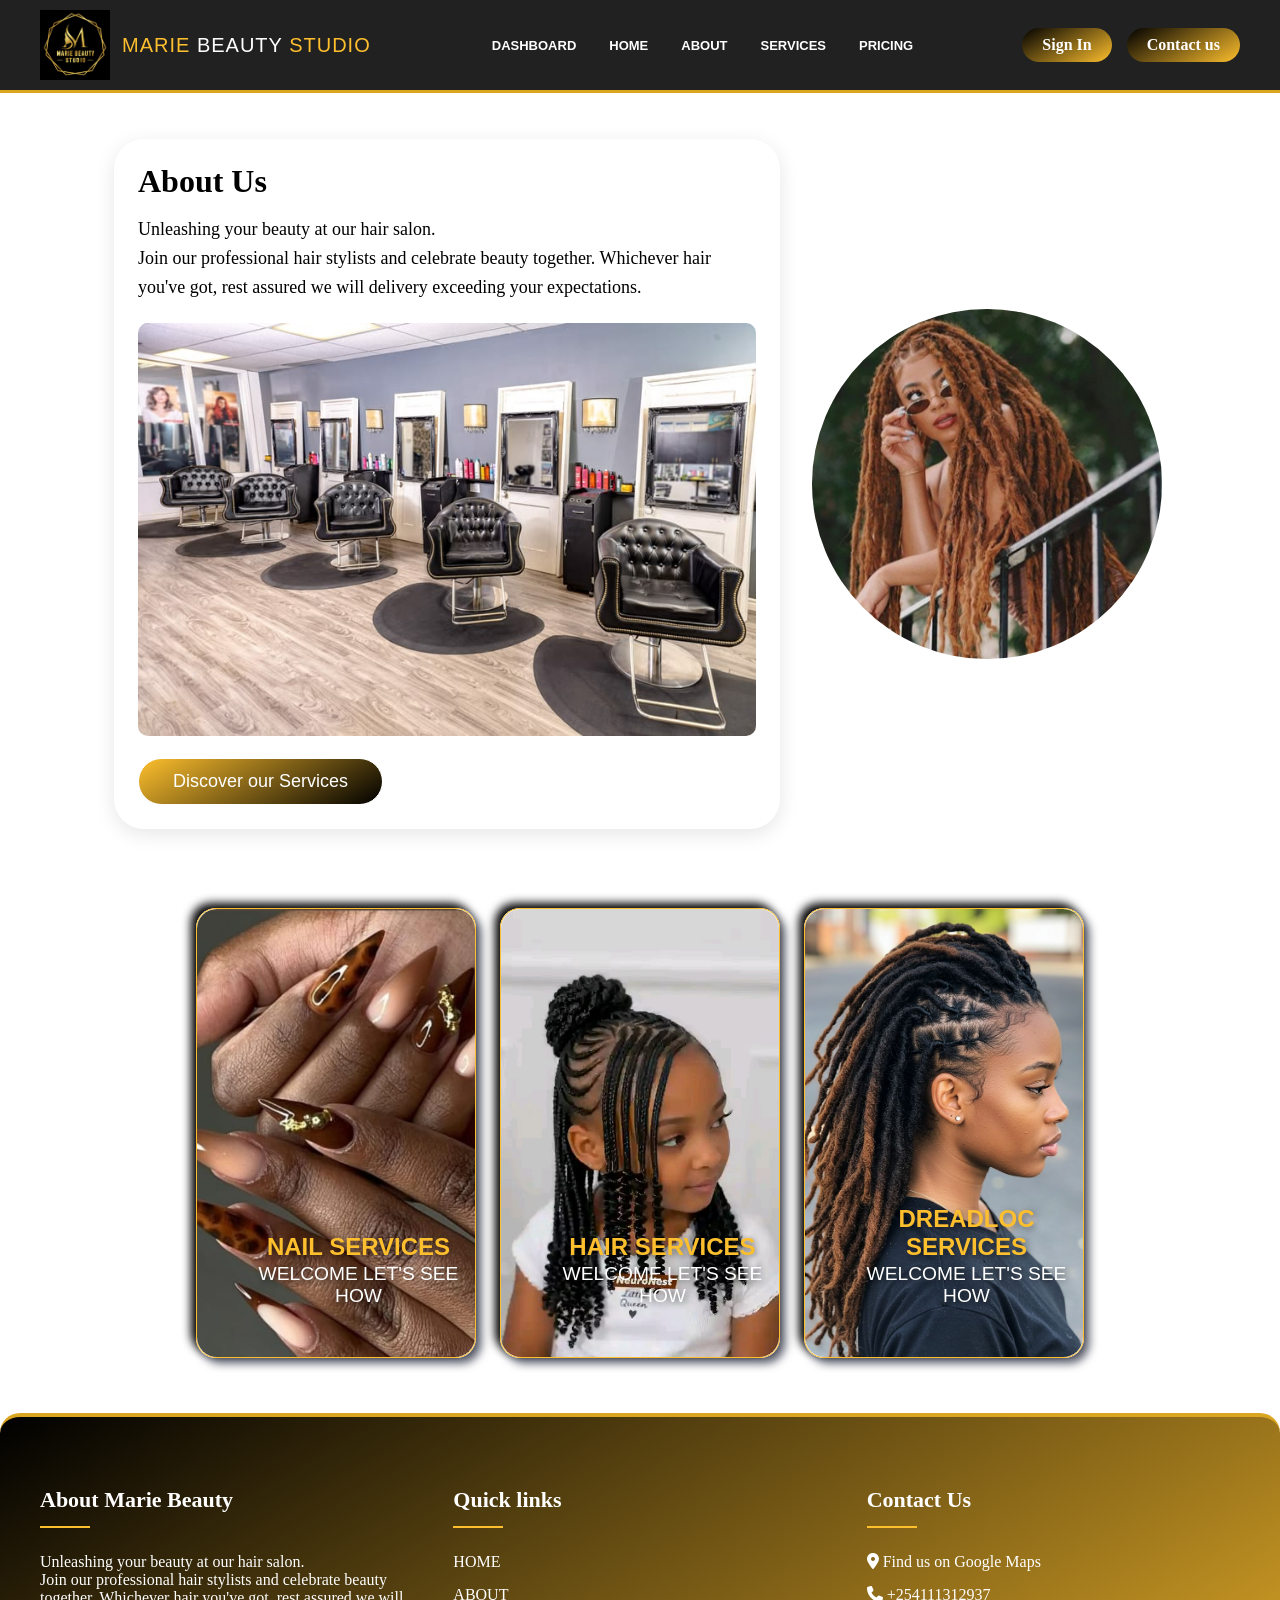
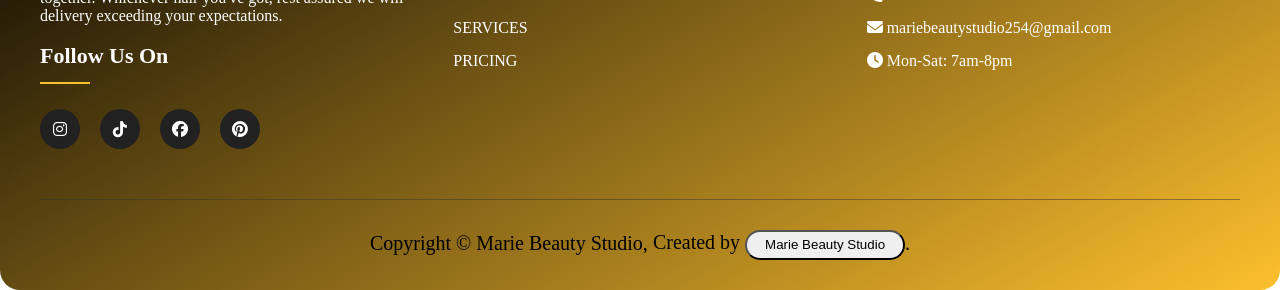
<file: about.html>
<!DOCTYPE html>
<html lang="en">
<head>
    <meta charset="UTF-8">
    <meta http-equiv="X-UA-Compatible" content="IE=edge">
    <meta name="viewport" content="width=device-width, initial-scale=1.0">
    <title>About us</title>
    <link rel="stylesheet" href="https://cdnjs.cloudflare.com/ajax/libs/font-awesome/6.5.2/css/all.min.css">
      <link rel="stylesheet" href="abot.css">
</head>
<body>
   
    <header>
       <aside>
  <div class="contain header-container">
    <a href="#" class="logo">
      <img src="images/44444.jpeg">
      <div class="logo-text">
      MARIE <span>BEAUTY </span>STUDIO
      </div>
      <div class="close" id="close-btn">
        <i></i>
      </div>
    </a>

    <nav>
      <ul>
        <li><a href="dashboard.html">DASHBOARD</a></li>
        <li><a href="home.html">HOME</a></li>
        <li><a href="about.html">ABOUT</a></li>
        <li><a href="services.html">SERVICES</a></li>
        <li><a href="pricing.html">PRICING</a></li>
        
      </ul>

    </nav>
    <div class="nav-buttons">
        <a href="" class="btn btn-secondary"> Sign In</a>
        <a href="" class="btn btn-primary"> Contact us</a>

      </div>
  </div>

  </aside>
</header>

<section class="me">
     <div class="left-column">
        <h2>About Us</h2>

        <p>
        Unleashing your beauty at our hair salon. <br>
        Join our professional hair stylists and celebrate beauty together.
        Whichever hair you've got, rest assured we will delivery
        exceeding your expectations.
        </p>
        <img src="images/seatsseats.jpg" >
        <button class="hero-btn"><a href="services.html">Discover our Services</a></button>

    </div>

    <div class="right-column">
        <img src="images/cropped_1616 (1).jpg">
    </div>

</section>
<section class="flip">
  

     <div class="row">
  <div class="wrapper2">
    <div class="card5">
      <div class="front-page">
        <div class="card-info">
          <h2 class="card-title"> NAIL SERVICES</h2>
          <p class="card-subtitle">WELCOME LET'S SEE HOW</p>

        </div>
      </div>
      <div class="back-page">
        <div class="card-content">
         <h3> MARIE BEAUTY STUDIO </h3>
         <p class="card-description"> Marie Beauty studio is a fantastic place to be and have your hair done</p>
         <button class="card-button"> <a href="services.html"> Explore More </a></button>
                </div>

      </div>
    </div>
  </div>


 <div class="wrapper4">
    <div class="card7">
      <div class="front-page2">
        <div class="card-info2">
          <h2 class="card-title2"> HAIR SERVICES</h2>
          <p class="card-subtitle2">WELCOME LET'S SEE HOW</p>

        </div>
      </div>
      <div class="back-page2">
        <div class="card-content2">
         <h3>MARIE BEAUTY STUDIO </h3>
         <p class="card-description2"> Marie Beauty studio is a fantastic place to be and have your hair done</p>
         <button class="card-button"> <a href="services.html"> Explore More </a></button>
                </div>

      </div>
    </div>
  </div>


 <div class="wrapper3">
    <div class="card6">
      <div class="front-page1">
        <div class="card-info1">
          <h2 class="card-title1"> DREADLOC SERVICES</h2>
          <p class="card-subtitle1">WELCOME LET'S SEE HOW</p>

        </div>
      </div>
      <div class="back-page1">
        <div class="card-content1">
         <h3> MARIE BEAUTY STUDIO </h3>
         <p class="card-description1"> Marie Beauty studio is a fantastic place to be and have your hair done</p>
         <button class="card-button"> <a href="services.html"> Explore More </a></button>
                </div>

      </div>
    </div>
  </div>
</div>

</section>


<footer>
  <div class="lastlast">
    <div class="footer-content">
      <div class="footer-column">
        <h3> About Marie Beauty</h3>
        <p> Unleashing your beauty at our hair salon. <br>
        Join our professional hair stylists and celebrate beauty together.
        Whichever hair you've got, rest assured we will delivery
        exceeding your expectations.</p><br>
        <h3>Follow Us On</h3>
        <div class="social-links">
          <a href="https://www.instagram.com/mariebeautystudios254" target="_blank"> <i class="fab fa-instagram"></i></a>
          <a href="https://www.facebook.com/Marie Beauty Studio" target="_blank"> <i class="fab fa-tiktok"></i></a>
          <a href="https://www.facebook.com/profile.php?id=100092289681241" target="_blank"> <i class="fab fa-facebook"></i></a>
          <a href="https://www.facebook.com/Marie Beauty Studio" target="_blank"> <i class="fab fa-pinterest"></i></a>
          </div>
        
      </div>
<div class="footer-column">
  <h3>Quick links</h3>
   <ul class="footer-links">
    <li><a href="home.html">HOME</a></li>
    <li><a href="about.html">ABOUT</a></li>
    <li><a href="services.html">SERVICES</a></li>
    <li><a href="pricing.html">PRICING</a></li>
   </ul>
</div>
<div class="footer-column">
  <h3>Contact Us</h3>

  <ul class="footer-links">
  <div class="location"><li><a href="https://www.google.com/maps/search/?api=1&query=Marie+Beauty+Studio"
       target="_blank"
       rel="noopener noreferrer"><i class="fas fa-map-marker-alt"></i> <span>Find us on Google Maps</span></a></div></li>
  <li><a href=""><i class="fas fa-phone"> </i> <span>+254111312937 </span></a></li>
  <li><a href=""><i class="fas fa-envelope"></i><span> mariebeautystudio254@gmail.com </span></a></li>
  <li><a href=""><i class="fas fa-clock"></i> <span>Mon-Sat: 7am-8pm </span></a></li>
  </ul>
</div>


    </div>
    <div class="copyright">
       Copyright  &copy; Marie Beauty Studio, <span>Created by <button>Marie Beauty Studio </button></span>.
    </div>
  </div>
</footer>
</body>
</html>
</file>
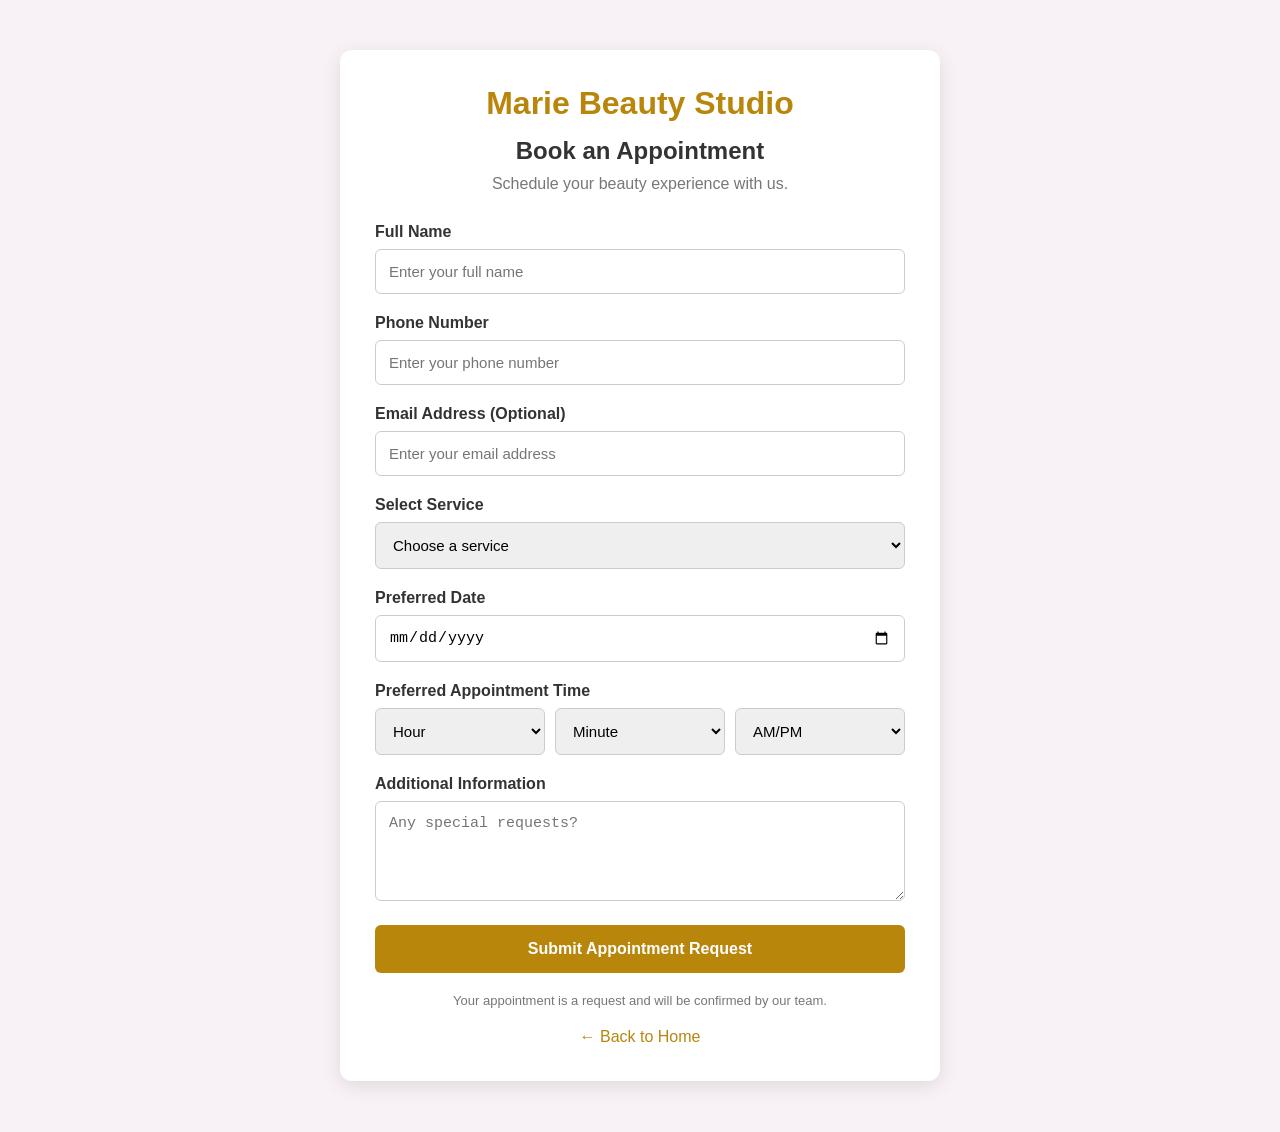
<file: appointment.html>
<!DOCTYPE html>
<html lang="en">
<head>
    <meta charset="UTF-8">
    <meta name="viewport" content="width=device-width, initial-scale=1.0">
    <title>Book an Appointment | Marie Beauty Studio</title>
    <link rel="stylesheet" href="appoin.css">
</head>

<body>

    <div class="booking-container">

        <div class="booking-header">
            <h1>Marie Beauty Studio</h1>
            <h2>Book an Appointment</h2>
            <p>Schedule your beauty experience with us.</p>
        </div>

        <form id="appointmentForm">

            <div class="form-group">
                <label for="name">Full Name</label>
                <input type="text" id="name" name="name"
                       placeholder="Enter your full name" required>
            </div>

            <div class="form-group">
                <label for="phone">Phone Number</label>
                <input type="tel" id="phone" name="phone"
                       placeholder="Enter your phone number" required>
            </div>

            <div class="form-group">
                <label for="email">Email Address (Optional)</label>
                <input type="email" id="email" name="email"
                       placeholder="Enter your email address">
            </div>

            <div class="form-group">
                <label for="service">Select Service</label>
                <select id="service" name="service" required>
                    <option value="">Choose a service</option>
                    <option value="Hair Styling">Hair Styling</option>
                    <option value="Hair Coloring">Hair Coloring</option>
                    <option value="Manicure">Manicure</option>
                    <option value="Pedicure">Pedicure</option>
                    <option value="Facial Treatment">Facial Treatment</option>
                    <option value="Makeup">Makeup</option>
                    <option value="Nail Art">Nail Art</option>
                    <option value="DREADLOCS">Dreadlocs services</option>
                    <option value="Other">Other</option>
                </select>
            </div>

            <div class="form-group">
                <label for="date">Preferred Date</label>
                <input type="date" id="date" name="date" required>
            </div>

           <div class="form-group">
    <label>Preferred Appointment Time</label>

    <div class="time-selection">
        <select id="hour" required>
            <option value="">Hour</option>
            <option>08</option>
            <option>09</option>
            <option>10</option>
            <option>11</option>
            <option>12</option>
            <option>01</option>
            <option>02</option>
            <option>03</option>
            <option>04</option>
            <option>05</option>
            <option>06</option>
            <option>07</option>
        </select>

        <select id="minute" required>
            <option value="">Minute</option>
            <option value="00">00</option>
            <option value="15">15</option>
            <option value="30">30</option>
            <option value="45">45</option>
        </select>

        <select id="ampm" required>
            <option value="">AM/PM</option>
            <option value="AM">AM</option>
            <option value="PM">PM</option>
        </select>
    </div>
</div>

            <div class="form-group">
                <label for="message">Additional Information</label>
                <textarea id="message" name="message"
                          placeholder="Any special requests?"></textarea>
            </div>

            <button type="submit">Submit Appointment Request</button>

        </form>

        <p class="note">
            Your appointment is a request and will be confirmed by our team.
        </p>

        <a href="index.html" class="back-link">← Back to Home</a>

    </div>

    <script src="appointment.js"></script>

</body>
</html>
</file>
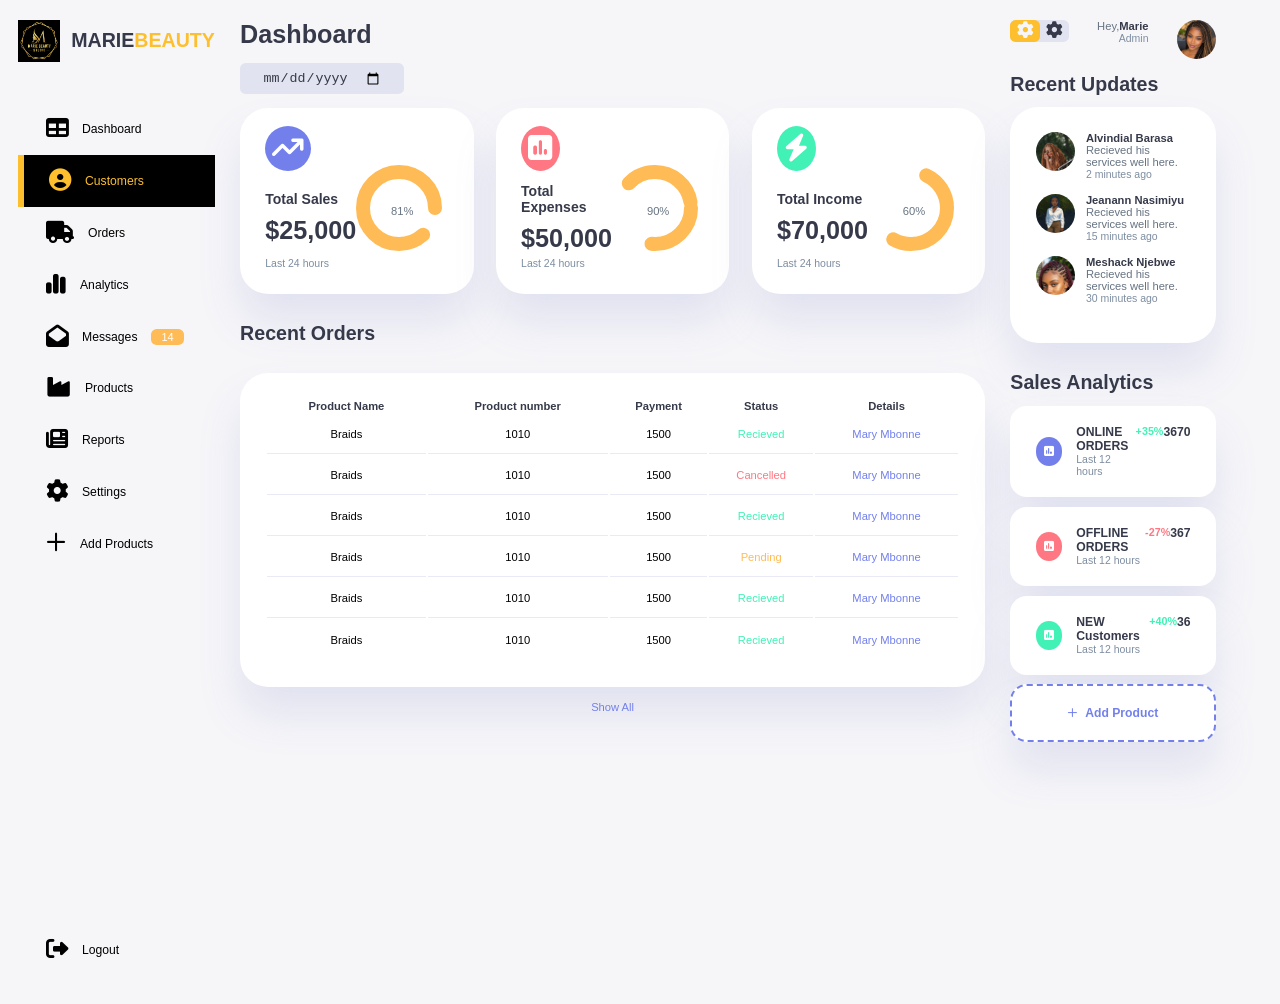
<file: dashboard.html>
<!DOCTYPE html>
<html lang="en">
<head>
    <meta charset="UTF-8">
    <meta http-equiv="X-UA-Compatible" content="IE=edge">
    <meta name="viewport" content="width=device-width, initial-scale=1.0">
    <title>DASHBOARD</title>
     <link rel="stylesheet" href="https://cdnjs.cloudflare.com/ajax/libs/font-awesome/6.5.2/css/all.min.css">
    <link rel="stylesheet" href="dash.css">
</head>
<body>
<div class="container">
    <aside>
        <div class="top">
          <div class="logo">
            <img src="images/44444.jpeg"> <br>
            <h2>MARIE<span>BEAUTY</span></h2>
          </div>
          <div class="close" id="close-btn">
            <i class="fa-solid fa-xmark"></i>
          </div>
        </div>
        <div class="sidebar">
            <a href="#"><span><i class="fa fa-table"></i></span>
                <h3>Dashboard</h3>
            </a>
              <a href="#" class="active"><span><i class="fa fa-circle-user"></i></span>
                <h3>Customers</h3> 
            </a>
             <a href="#"><span><i class="fa-solid fa-truck"></i></i></span>
                <h3>Orders</h3>
            </a>
              <a href="#"><span><i class="fa-solid fa-chart-simple"></i></span>
                <h3>Analytics</h3>
            </a>
             <a href="#"><span><i class="fa fa-envelope-open"></i></span>
                <h3>Messages</h3>
                <span class="messages-count">14</span>
            </a>
             <a href="#"><span><i class="fa fa-industry"></i></span>
                <h3>Products</h3>
            </a>
             <a href="#"><span><i class="fa fa-newspaper"></i></span>
                <h3>Reports</h3>
            </a>
            <a href="#"> <span><i class="fa-solid fa-gear"></i></span>
                <h3>Settings</h3>
            </a>
             <a href="#"><span><i class="fa-regular fa-plus"></i></span>
                <h3>Add Products</h3>
            </a>
            
           <a href="#"> <span><i class="fa-solid fa-right-from-bracket"></i></span> 
                <h3>Logout</h3>
            </a>
        </div>
    </aside>




    <main>
        <h1>Dashboard</h1>
        <div class="date">
            <input type="date">
        </div>
        <div class="insights">
            <div class="sales">
                <span><i class="fa fa-arrow-trend-up"></i></span>
                <div class="middle">
                    <div class="left">
                       <h3>Total Sales</h3>
                       <h1>$25,000</h1>
                    </div>
                    <div class="progress">
                        <svg>
                            <circle cx="38" cy="38" r="36"></circle>
                        </svg>
                        <div class="number">
                            <p>81%</p>
                        </div>
                    </div>
                </div>
                <small class="text-muted">Last 24 hours</small>
            </div>

            <div class="expenses">
                <span><i class="fa fa-square-poll-vertical"></i></span>
                <div class="middle">
                    <div class="left">
                       <h3>Total Expenses</h3>
                       <h1>$50,000</h1>
                    </div>
                    <div class="progress">
                        <svg>
                            <circle cx="38" cy="38" r="36"></circle>
                        </svg>
                        <div class="number">
                            <p>90%</p>
                        </div>
                    </div>
                </div>
                <small class="text-muted">Last 24 hours</small>
            </div>

               <div class="income">
                <span><i class="fa fa-bolt"></i></span>
                <div class="middle">
                    <div class="left">
                       <h3>Total Income</h3>
                       <h1>$70,000</h1>
                    </div>
                    <div class="progress">
                        <svg>
                            <circle cx="38" cy="38" r="36"></circle>
                        </svg>
                        <div class="number">
                            <p>60%</p>
                        </div>
                    </div>
                </div>
                <small class="text-muted">Last 24 hours</small>
            </div>
            
        </div>

<div class="recent-orders">
    <h2>Recent Orders</h2>
    <table>
        <thead>
            <tr>
                <th>Product Name</th>
                 <th>Product number</th>
                  <th>Payment</th>
                   <th>Status</th>
                   <th>Details</th>
            </tr>
        </thead>
        <tbody>
            <tr>
                <td>Braids</td>
                <td>1010</td>
                <td>1500</td>
                    <td class="success">Recieved</td>
                    <td class="primary">Mary Mbonne</td>
            </tr>
             <tr>
                <td>Braids</td>
                <td>1010</td>
                <td>1500</td>
                    <td class="danger">Cancelled</td>
                    <td class="primary">Mary Mbonne</td>
            </tr>
             <tr>
                <td>Braids</td>
                <td>1010</td>
                <td>1500</td>
                    <td class="success">Recieved</td>
                    <td class="primary">Mary Mbonne</td>
            </tr>
             <tr>
                <td>Braids</td>
                <td>1010</td>
                <td>1500</td>
                    <td class="warning">Pending</td>
                    <td class="primary">Mary Mbonne</td>
            </tr>
             <tr>
                <td>Braids</td>
                <td>1010</td>
                <td>1500</td>
                    <td class="success">Recieved</td>
                    <td class="primary">Mary Mbonne</td>
            </tr>
             <tr>
                <td>Braids</td>
                <td>1010</td>
                <td>1500</td>
                    <td class="success">Recieved</td>
                    <td class="primary">Mary Mbonne</td>
            </tr>

        </tbody>
    </table>
    <a href="#">Show All</a>
</div>
    
    </main>

    <div class="right">
        <div class="top">
            <button id="menu-btn">
            <span><i class="fa fa-menu"></i></span>
            </button>
            <div class="theme-toggler">
                <span class="active"><i class="fa-solid fa-gear"></i></span>
                <span><i class="fa-solid fa-gear"></i></span>
                        </div>
                        <div class="profile">
                            <div class="info">
                                <p>Hey,<b>Marie</b></p>
                                <small class="text-muted">Admin</small>
                            </div>
                            <div class="profile-photo">
                                <img src="images/Protective Style Braids For Women.jpg">
                            </div>
                        </div>

        </div>

        <div class="recent-updates">
            <h2>Recent Updates</h2>
            <div class="updates">
                <div class="update">
                    <div class="profile-photo">
                        <img src="images/1616.jpg">
                    </div>
                    <div class="message">
                        <p><b>Alvindial Barasa</b><br> Recieved his services well here.</p>
                        <small class="text-muted">2 minutes ago</small>
                    </div>
                </div>
            <div class="update">
                    <div class="profile-photo">
                        <img src="images/3333.jpeg">
                    </div>
                    <div class="message">
                        <p><b>Jeanann Nasimiyu</b> <br>Recieved his services well here.</p>
                        <small class="text-muted">15 minutes ago</small>
                    </div>
                </div>
            
            <div class="update">
                    <div class="profile-photo">
                        <img src="images/10 Hottest Braided Hairstyles for Black Women in….jpg">
                    </div>
                    <div class="message">
                        <p><b>Meshack Njebwe</b> <br> Recieved his services well here.</p>
                        <small class="text-muted">30 minutes ago</small>
                    </div>
                </div>
                </div>
                </div>

                <div class="sales-analytics">
                    <h2>Sales Analytics</h2>
                    <div class="item online">
                        <div class="icon">
                            <span><i class="fa fa-square-poll-vertical"></i></span>
                        </div>
                        <div class="right">
                            <div class="info">
                                <h3>ONLINE ORDERS</h3>
                                <small class="text-muted">Last 12 hours</small>
                            </div>
                            <h5 class="success">+35%</h5>
                            <h3>3670</h3>
                        </div>
                    </div>
                     <div class="item offline">
                        <div class="icon">
                            <span><i class="fa fa-square-poll-vertical"></i></span>
                        </div>
                        <div class="right">
                            <div class="info">
                                <h3>OFFLINE ORDERS</h3>
                                <small class="text-muted">Last 12 hours</small>
                            </div>
                            <h5 class="danger">-27%</h5>
                            <h3>367</h3>
                        </div>
                    </div>
                     <div class="item customers">
                        <div class="icon">
                            <span><i class="fa fa-square-poll-vertical"></i></span>
                        </div>
                        <div class="right">
                            <div class="info">
                                <h3>NEW Customers</h3>
                                <small class="text-muted">Last 12 hours</small>
                            </div>
                            <h5 class="success">+40%</h5>
                            <h3>36</h3>
                        </div>
                    </div>
                     <div class="item add-products">
                        <div>
                            <span><i class="fa-regular fa-plus"></i></span>
                            <h3>Add Product</h3>
                        </div>
                        
                    </div>
                </div>
            </div>
            
            </div>






        </div>
    </div>
</div>

</body>
</html>
</file>
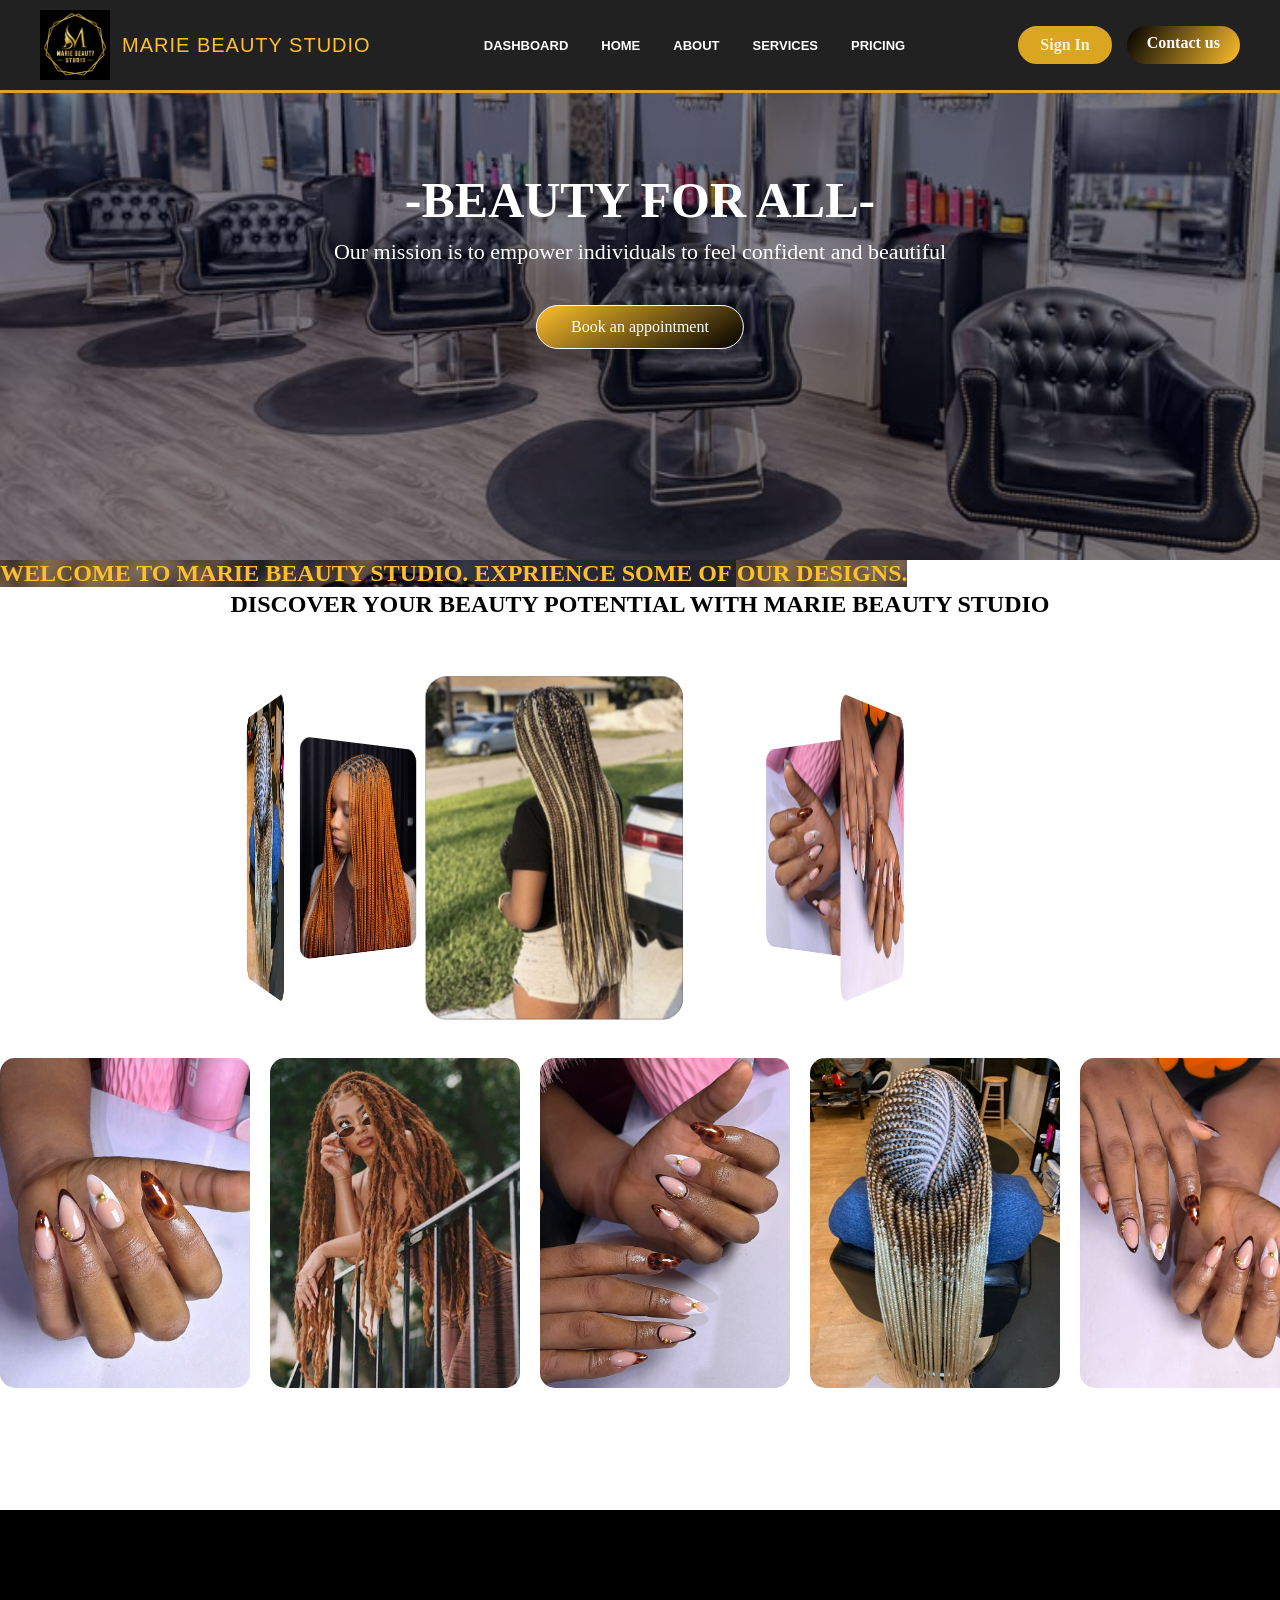
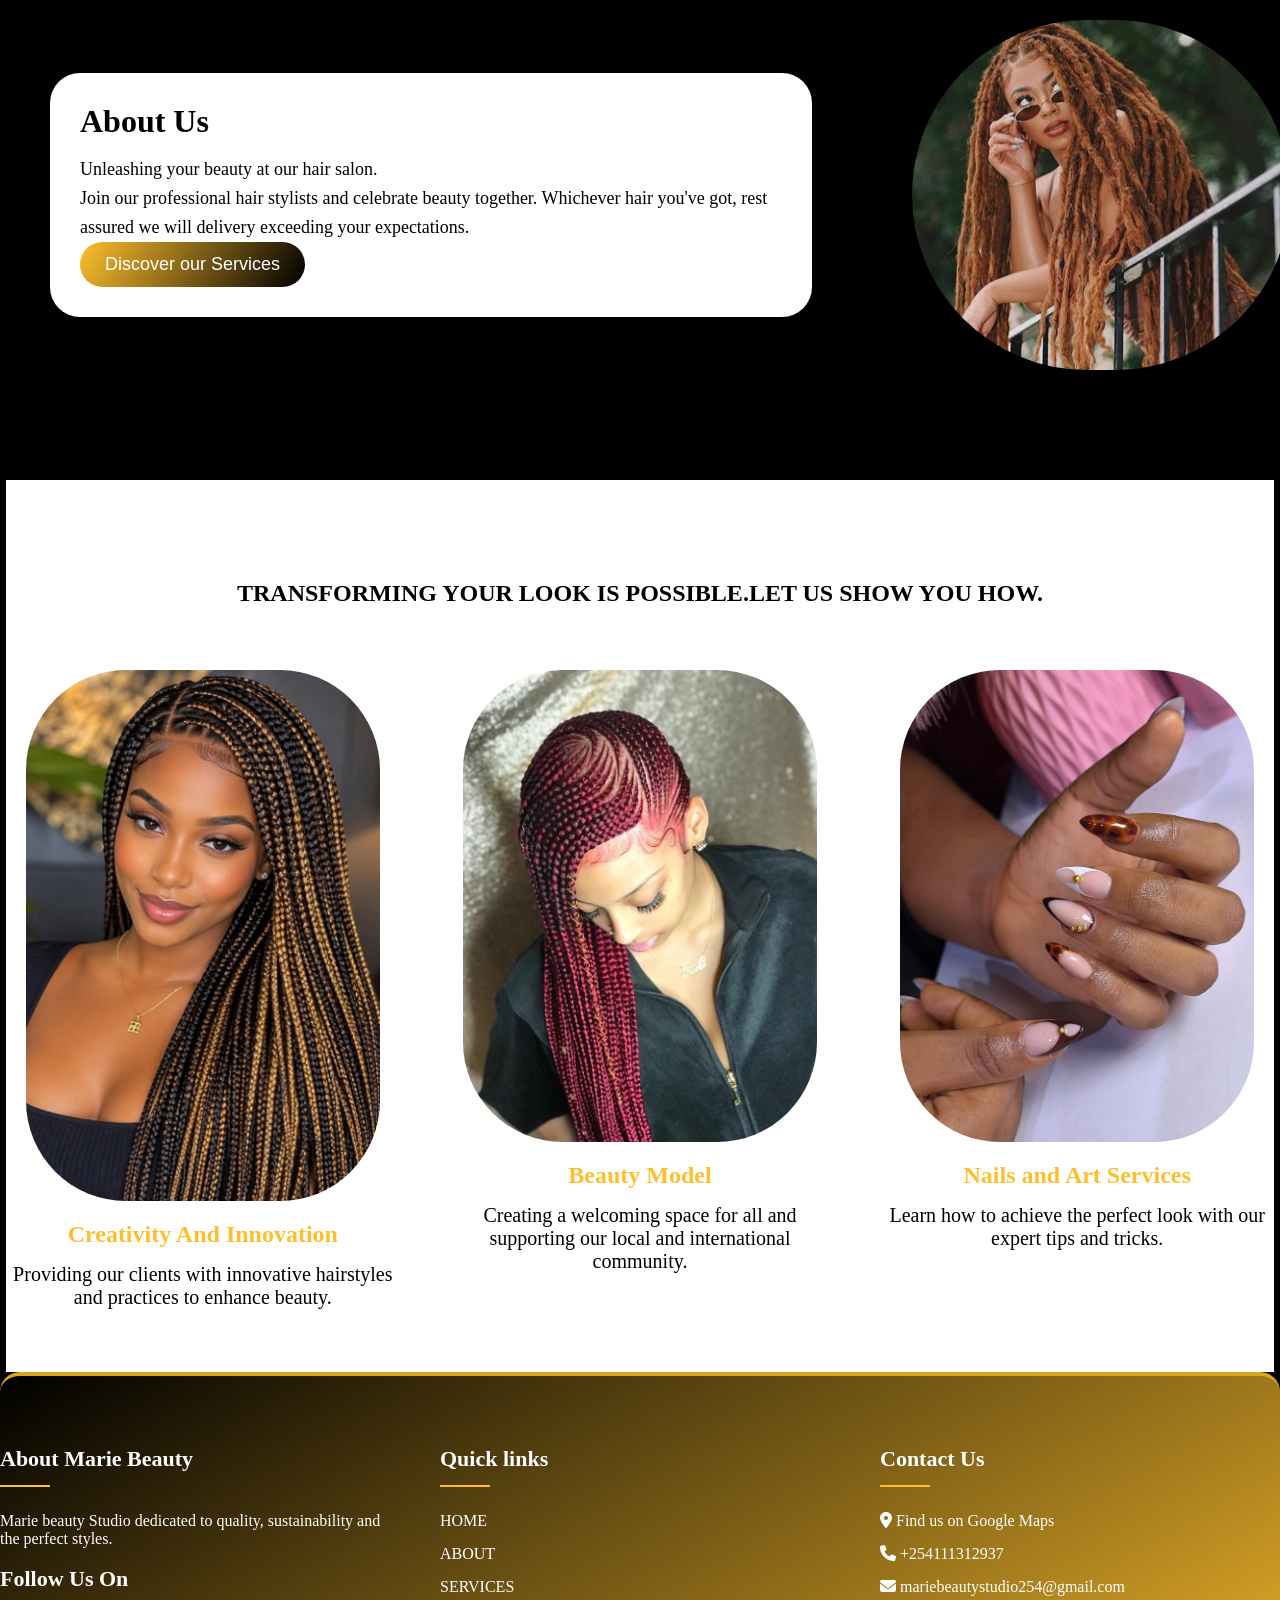
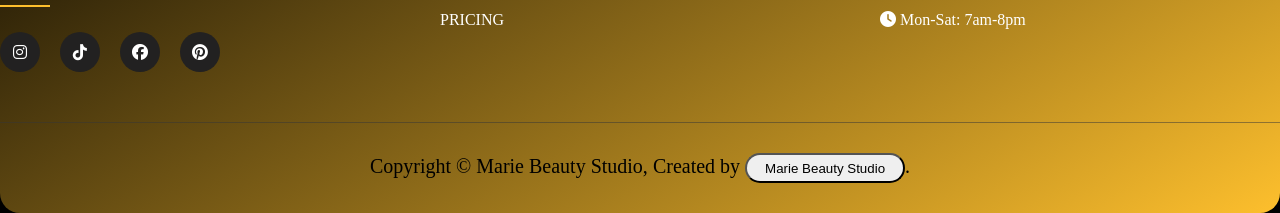
<file: home.html>
<!DOCTYPE html>
<html lang="en">
<head>
    <meta charset="UTF-8">
    <meta http-equiv="X-UA-Compatible" content="IE=edge">
    <meta name="viewport" content="width=device-width, initial-scale=1.0">
    <title>BEAUTY SHOP</title>
    <link rel="stylesheet" href="https://cdnjs.cloudflare.com/ajax/libs/font-awesome/6.5.2/css/all.min.css">
      <link rel="stylesheet" href="hom.css">
</head>
<body>
    
    <div class="had">
        <p>Free delivery for all orders  above ksh 7000.Within Nairobi.</p>
    </div>
    
    <div class="contact">
        <div class="socials">
            <ul>
            <li><a href="https://www.facebook.com/Marie Beauty Studio" target="_blank"> <i class="fab fa-facebook"></i>Facebook</a></li>
            <li><a href="https://www.instagram.com/@mariebeautystudio254" target="_blank"> <i class="fab fa-instagram"></i>Instagram </a></li>
            <li><a href="https://www.tiktok.com/@mariebeautystudio254" target="_blank"> <i class="fab fa-tiktok"></i>TikTok</a></li>
             </ul>
        </div>
       
        <div class="about">
            
                <ul>
                    <li class="ab"><a  href="about.html">About </a></li>
                    <li class="ab"><a href="services.html">Blog </a></li>
                    <li class="ab"><a href="">Help </a></li>
                </ul>
            
        </div>
         </div>

     <header>
  <div class="contain header-container">
    <a href="#" class="logo">
      <img src="images/44444.jpeg">
      <div class="logo-text">
      MARIE <span>BEAUTY STUDIO</span>
      </div>
    </a>
    <nav>
      <ul>
        <li><a href="dashboard.html">DASHBOARD</a></li>
        <li><a href="home.html">HOME</a></li>
        <li><a href="about.html">ABOUT</a></li>
        <li><a href="services.html">SERVICES</a></li>
        <li><a href="pricing.html">PRICING</a></li>
      </ul>

    </nav>
    <div class="nav-buttons">
        <a href="" class="btn btn-secondary"> Sign In</a>
        <a href="" class="btn btn-primary"> Contact us</a>

      </div>
  </div>

  
</header>
    <section  class="head">
        <div class="text-box">

              <h1>-BEAUTY FOR ALL-</h1>
           
        <p>Our mission is to empower individuals to feel confident and beautiful </p>
        <a href="appointment.html" class="hero-btn">Book an appointment</a>
        </div>
        
    </section>
    <!--------hey-------->
    <section class="hey">
    <h1 >WELCOME TO MARIE BEAUTY STUDIO. EXPRIENCE SOME OF OUR DESIGNS. <br>
    </h1>
    <h2>DISCOVER YOUR BEAUTY POTENTIAL WITH MARIE BEAUTY STUDIO</h2>
     <div class="scene">

        <div class="carousel">

            <div class="image-card">
                <img src="images/707070.jpg">
            </div>

            <div class="image-card">
                <img src="images/update 1.jpeg">
            </div>

            <div class="image-card">
                <img src="images/update 2.jpeg">
            </div>

            <div class="image-card">
                <img src="images/5555.jpg">
            </div>

            <div class="image-card">
                <img src="images/6666.jpg">
            </div>

            <div class="image-card">
                <img src="images/9999.jpg">
            </div>
            <div class="image-card">
                <img src="images/8888.jpg">
            </div>

            

        </div>

    </div>

    
     <div class="slider">
        <div class="slider-track">

            <img src="images/update 4.jpeg" alt="Picture 1">
            <img src="images/1616.jpg" alt="Picture 2">
            <img src="images/update 3.jpeg " alt="Picture 3">
            <img src="images/9999.jpg" alt="Picture 4">
            <img src="images/update 1.jpeg" alt="Picture 5">
            <img src="images/5555.jpg" alt="Picture 6">
            <img src="images/6666.jpg" alt="Picture 7">
            

            <!-- Duplicate images for continuous movement -->
             <img src="images/update 4.jpeg" alt="Picture 1">
            <img src="images/1616.jpg" alt="Picture 2">
            <img src="images/update 3.jpeg" alt="Picture 3">
            <img src="images/9999.jpg" alt="Picture 4">
            <img src="images/update 1.jpeg" alt="Picture 5">
            <img src="images/5555.jpg" alt="Picture 6">
            <img src="images/6666.jpg" alt="Picture 7">
           

        </div>
    </div>

     </section>
     <section class="us">
        <div class="left-column">
        <h2>About Us</h2>

        <p>
        Unleashing your beauty at our hair salon. <br>
        Join our professional hair stylists and celebrate beauty together.
        Whichever hair you've got, rest assured we will delivery
        exceeding your expectations.
        </p>

        <button class="hero-btn"><a href="services.html">Discover our Services</a></button>
    </div>

    <div class="right-column">
        <img src="images/cropped_1616 (1).jpg">
    </div>

     </section>


<!---------facilities----->
<section class="facilities">
    <h1>TRANSFORMING YOUR LOOK IS POSSIBLE.LET US SHOW YOU HOW.</h1>

    <div class="row">
        <div class="facilities-col">
            <img src="images/Protective Style Braids For Women.jpg">
            <h2>Creativity And Innovation</h2>
            <p>Providing our clients with innovative hairstyles and practices to enhance beauty.</p>
        </div>
        <div class="facilities-col">
            <img src="images/873205815236700240.jpg">
            <h2>Beauty Model</h2>
            <p>Creating a welcoming space for all and supporting our local and international community.</p>
        </div>
        <div class="facilities-col">
            <img src="images/update 2.jpeg">
            <h2>Nails and Art Services </h2>
            <p>Learn how to achieve the perfect look with our expert tips and tricks.</p>
        </div>

    </div>

</section>

<footer>
  <div class="lastlast">
    <div class="footer-content">
      <div class="footer-column">
        <h3> About Marie Beauty</h3>
        <p>Marie beauty Studio dedicated to quality, sustainability and the perfect styles.</p><br>
        <h3>Follow Us On</h3>
        <div class="social-links">
          <a href="https://www.instagram.com/mariebeautystudios254" target="_blank"> <i class="fab fa-instagram"></i></a>
          <a href="https://www.facebook.com/Marie Beauty Studio" target="_blank"> <i class="fab fa-tiktok"></i></a>
          <a href="https://www.facebook.com/profile.php?id=100092289681241" target="_blank"> <i class="fab fa-facebook"></i></a>
          <a href="https://www.facebook.com/Marie Beauty Studio" target="_blank"> <i class="fab fa-pinterest"></i></a>
          </div>
        
      </div>
<div class="footer-column">
  <h3>Quick links</h3>
   <ul class="footer-links">
    <li><a href="home.html">HOME</a></li>
    <li><a href="about.html">ABOUT</a></li>
    <li><a href="services.html">SERVICES</a></li>
    <li><a href="pricing.html">PRICING</a></li>
   </ul>
</div>
<div class="footer-column">
  <h3>Contact Us</h3>

  <ul class="footer-links">
  <div class="location"><li><a href="https://www.google.com/maps/search/?api=1&query=Marie+Beauty+Studio"
       target="_blank"
       rel="noopener noreferrer"><i class="fas fa-map-marker-alt"></i> <span>Find us on Google Maps</span></a></div></li>
  <li><a href=""><i class="fas fa-phone"> </i> <span>+254111312937 </span></a></li>
  <li><a href=""><i class="fas fa-envelope"></i><span> mariebeautystudio254@gmail.com </span></a></li>
  <li><a href=""><i class="fas fa-clock"></i> <span>Mon-Sat: 7am-8pm </span></a></li>
  </ul>
</div>


    </div>
    <div class="copyright">
       Copyright  &copy; Marie Beauty Studio, <span>Created by <button>Marie Beauty Studio </button></span>.
    </div>
  </div>
</footer>










   
     <script>
        const carousel = document.querySelector(".carousel");

let rotation = 5;

function rotateCarousel(direction) {
    rotation += direction * 60;
    carousel.style.transform = `rotateY(${rotation}deg)`;
}

setInterval(() => {
    rotateCarousel(1);
}, 3000);

     </script>





</body>
</html>
</file>
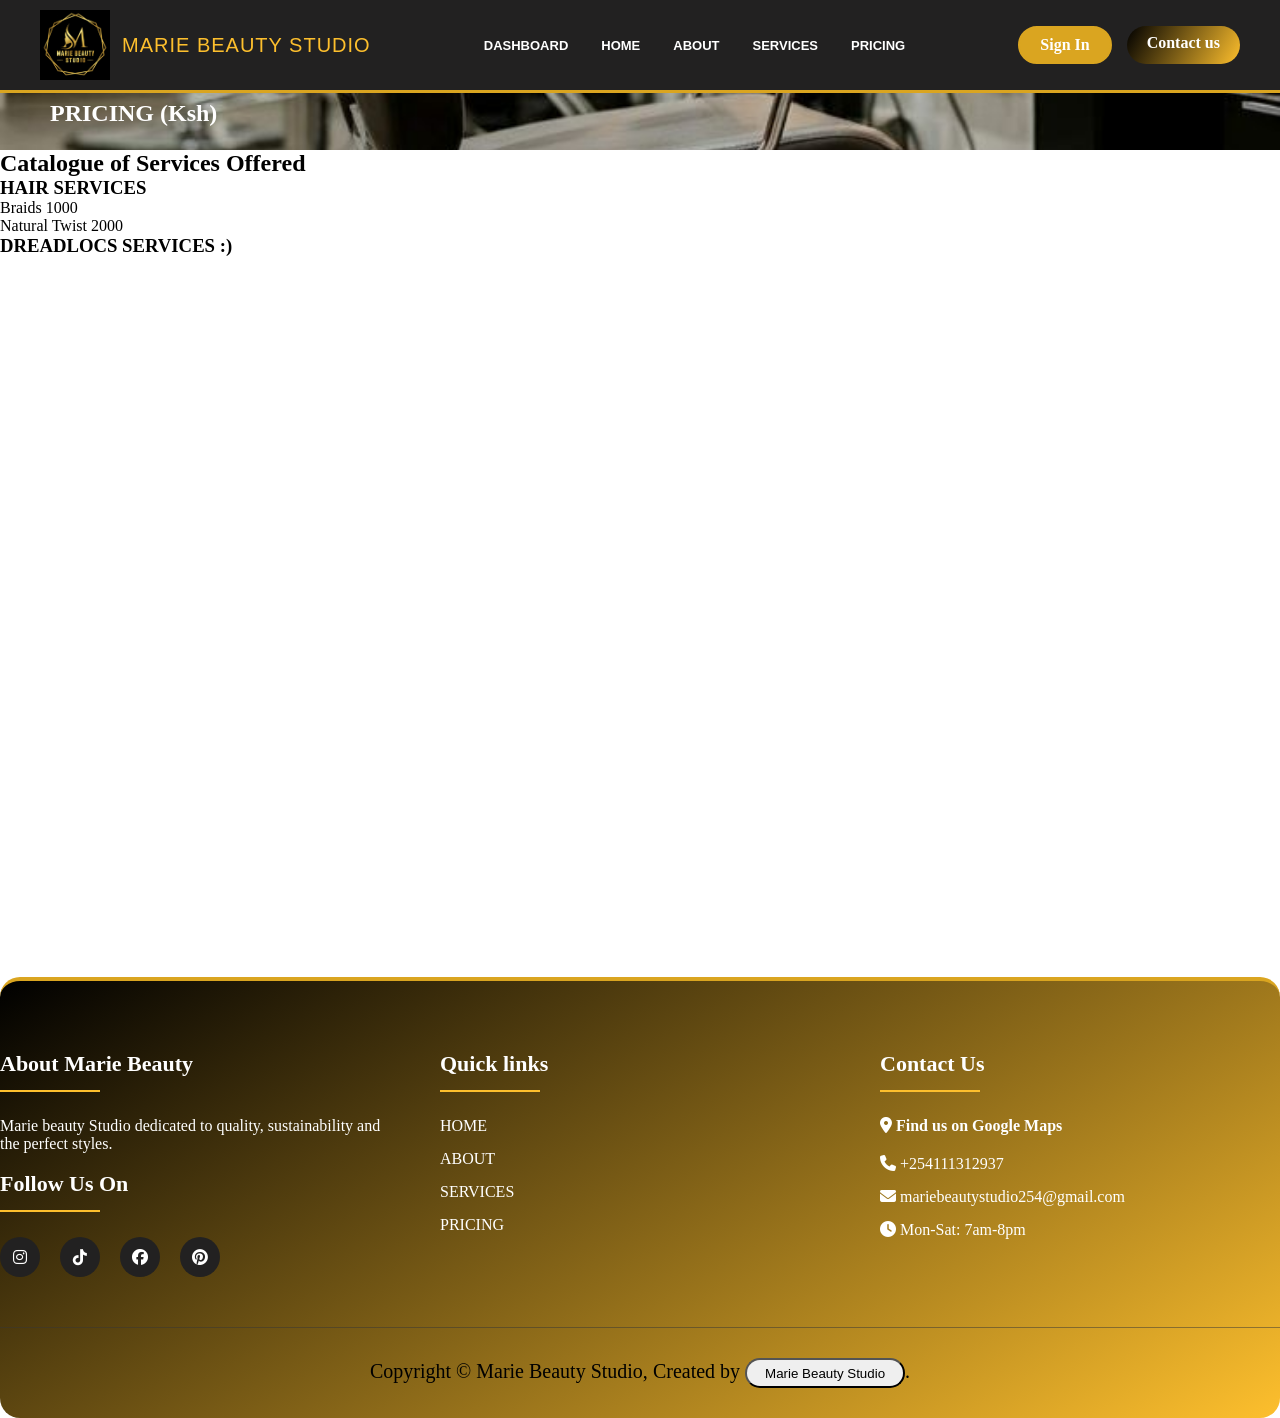
<file: pricing.html>
<!DOCTYPE html>
<html lang="en">
<head>
    <meta charset="UTF-8">
    <meta http-equiv="X-UA-Compatible" content="IE=edge">
    <meta name="viewport" content="width=device-width, initial-scale=1.0">
    <title>Price List of Hair and Beauty Services </title>
    <link rel="stylesheet" href="https://cdnjs.cloudflare.com/ajax/libs/font-awesome/6.5.2/css/all.min.css">
    <style>
        *{
    margin: 0;
    padding: 0;
}

.contain{
    width: 100%;
    max-width: 1200px;
    margin: 0 auto;
 }
 header{
   background-color:#222121;
    position: fixed;
    width: 100%;
    top: 0;
    z-index: 1000;
    padding: 10px 0;
    transition: all 0.4 ease;
     border-bottom: 3px solid goldenrod;

 }
 .header-container{
    display: flex;
    justify-content: space-between;
    align-items: center;

 }
 .logo{
    display: flex;
    align-items: center;
    gap: 12px;
    text-decoration: none;

 }
 .logo img{
     width: 70px;
    height: 70px;
    object-fit: contain;
}
 .logo-text{
    font-family: sans-serif;
    font-size: 20px;
    font-weight: 500;
    color:#fdbf2d;
    letter-spacing: 1px;

 }
 .logo-text span{
    color: #fdbf2d;
 }
 nav ul{
    display: flex;
    list-style: none;
    gap: 33px;

 }
 nav a{
    text-decoration: none;
    color: #fff;
    font-weight: 600;
    font-size: 13px;
    position: relative;
    padding: 5px 0;
    transition: all 0.3s ease;
    font-family: 'Franklin Gothic Medium', 'Arial Narrow', Arial, sans-serif;
 }
 nav a:after{
    content: '';
    position: absolute;
    bottom: 0;
    left: 0;
    width: 0;
    height: 2px;
    background-color: goldenrod;
    transition: width 0.3s ease;

 }
 nav a:hover{
    transition: width o.3s ease;

 }
 nav a:hover:after{
    width: 100%;
 }
 .nav-buttons{
    display: flex;
    gap: 15px;

 }
 .btn{
    display: inline-block;
    padding: 8px 20px;
    border-radius: 30px;
    text-decoration: none;
    font-weight: 600;
    transition: all 0.3s ease;
    cursor: pointer;
    border: none;
    font-size: 16px;
 }
 .btn-primary{
    background: linear-gradient(120deg, #000, #fdbf2d);
    color: #fff;
 }
 .btn-primary:hover{
    background:linear-gradient(180deg, #fdbf2d, #000);
    transform: translateY(-3px);

 }
 .btn-secondary{
    background: goldenrod;
    color: #fff;
    border: 2px solid goldenrod;
 }
 .btn-secondary:hover{
    background:linear-gradient(180deg, #fdbf2d, #000);
    transform: translateY(-3px);

 }


 .myself{
   height: 150px;
   width: 100%;
   background-image:url(images/Choosing\ Comfortable\ and\ Stylish\ Salon\ Chairs.jpg); 
   background-position: center;
   background-size: cover;
   position: relative;
   align-items: center;
}
.myself h1{
    color: #fff;
    padding-top: 100px;
    padding-left: 50px;
}
 footer{
  background: linear-gradient(150deg, #000, #fdbf2d);
  color: #fff;
  padding: 70px 0 30px;
  border-top:4px solid goldenrod ;
border-radius: 20px;
 }
 .footer-content{
display: grid;
grid-template-columns: repeat(auto-fit, minmax(250px,1fr));
gap: 40px;
margin-bottom: 50px;
 }
 .footer-column h3{
  font-size: 22px;
  margin-bottom: 25px;
  position: relative;
  padding-bottom: 15px;

 }
 .footer-column h3:after{
  content: '';
  position: absolute;
  bottom: 0;
  left: 0;
  width: 100px;
  height: 2px;
  background: #fdbf2d;
 }
 .footer-links{
  list-style: none;
  text-decoration: none;
 }
 .footer-links li{
  margin-bottom:15px ;


 }
 .footer-links a{
  color: #fff;
  text-decoration: none;

  transition: all 0.3s ease;
 }
 .footer-links a:hover{
  color: #fdbf2d;
  padding-left: 10px;
 }
 .social-links{
  display: flex;
 gap: 20px;
 margin-top: 20px;

 }
 .social-links a{
  display: flex;
  align-items: center;
  justify-content: center;
  width: 40px;
  height: 40px;
  background: #222121;
  color: #fff;
  border-radius: 20px;
  text-decoration: none;
  transition: all 0.3s ease ;
 }
 .social-links a:hover{
  background: linear-gradient(150deg, #fdbf2d, #000);
  transform: translateY(-3px);
 }
 .copyright{
  text-align: center;
  color: #000;
  font-size: 20px;
  padding-top: 30px;
  border-top: 1px solid rgba(55,55,55,0.5);

 }
 .copyright span button{
   text-align: center;
   border-radius: 20px;
   height: 30px;
   width: 160px;
 }
 .fab .fa{
  text-align: center;
  justify-content: center;
  align-items: center;
 }


 .middle{
   height: 800px;
   width: 100%;
 }
 .location {
    margin: 20px 0;
}

.location h3 {
    margin-bottom: 10px;
}

.location a {
    color: #fff;
    text-decoration: none;
    font-weight: bold;
    transition: 0.3s;
}

.location a:hover {
    color: #fdbf2d;
   
}

    /* Responsive pricing page */
*, *::before, *::after { box-sizing: border-box; }
img { max-width: 100%; height: auto; }
body { overflow-x: hidden; }
@media (max-width: 768px) { .header-container { flex-wrap: wrap; justify-content: center; gap: 12px; } .nav-buttons { width: 100%; flex-wrap: wrap; justify-content: center; gap: 8px; } .contain, .container { width: calc(100% - 28px); max-width: 100%; } table { width: 100%; display: block; overflow-x: auto; } footer { padding: 24px 16px; } .footer-content { display: flex; flex-direction: column; gap: 20px; text-align: center; } .footer-links, .social-links { justify-content: center; flex-wrap: wrap; } }
@media (max-width: 480px) { .btn { padding: 8px 9px; font-size: 12px; } h1 { font-size: clamp(1.5rem, 7vw, 2rem); } td, th { padding: 8px; font-size: 13px; } }
</style>
      
</head>
<body>
     <header>
  <div class="contain header-container">
    <a href="#" class="logo">
      <img src="images/44444.jpeg">
      <div class="logo-text">
      MARIE <span>BEAUTY STUDIO</span>
      </div>
    </a>
    <nav>
      <ul>
         <li><a href="dashboard.html">DASHBOARD</a></li>
        <li><a href="home.html">HOME</a></li>
        <li><a href="about.html">ABOUT</a></li>
        <li><a href="services.html">SERVICES</a></li>
        <li><a href="pricing.html">PRICING</a></li>
        
      </ul>

    </nav>
    <div class="nav-buttons">
        <a href="" class="btn btn-secondary"> Sign In</a>
        <a href="" class="btn btn-primary"> Contact us</a>

      </div>
  </div>

  
</header>
    <section class="myself">
        <h1>PRICING (Ksh)</h1>
    </section>
    <section>
        <h1>Catalogue of Services Offered</h1>
    </section>

    <section class="middle">
      <div class="left-column">
          <h3>HAIR SERVICES</h3>
          <div class="content">
            Braids          1000 <br>
            Natural Twist   2000 <br>

            
          </div>

      </div>
      <div class="right-column">
         <div class="content">
            <h3>DREADLOCS SERVICES :)</h3>
         </div>
      </div>
    </section>
    <footer>
  <div class="lastlast">
    <div class="footer-content">
      <div class="footer-column">
        <h3> About Marie Beauty</h3>
        <p>Marie beauty Studio dedicated to quality, sustainability and the perfect styles.</p><br>
        <h3>Follow Us On</h3>
        <div class="social-links">
          <a href="https://www.instagram.com/mariebeautystudios254" target="_blank"> <i class="fab fa-instagram"></i></a>
          <a href="https://www.tiktok.com/Marie Beauty Studio" target="_blank"> <i class="fab fa-tiktok"></i></a>
          <a href="https://www.facebook.com/profile.php?id=100092289681241" target="_blank"> <i class="fab fa-facebook"></i></a>
          <a href="https://www.pinterest.com/Marie Beauty Studio" target="_blank"> <i class="fab fa-pinterest"></i></a>
          </div>
        
      </div>
<div class="footer-column">
  <h3>Quick links</h3>
   <ul class="footer-links">
    <li><a href="home.html">HOME</a></li>
    <li><a href="about.html">ABOUT</a></li>
    <li><a href="services.html">SERVICES</a></li>
    <li><a href="pricing.html">PRICING</a></li>
   </ul>
</div>
<div class="footer-column">
  <h3>Contact Us</h3>

  <ul class="footer-links">
  <div class="location"><li><a href="https://www.google.com/maps/search/?api=1&query=Marie+Beauty+Studio"
       target="_blank"
       rel="noopener noreferrer"><i class="fas fa-map-marker-alt"></i> <span>Find us on Google Maps</span></a></div></li>
  <li><a href=""><i class="fas fa-phone"> </i> <span>+254111312937</span></a></li>
  <li><a href="mailto:mariebeautystudio254@gmail.com"><i class="fas fa-envelope"></i><span> mariebeautystudio254@gmail.com </span></a></li>
  <li><a href=""><i class="fas fa-clock"></i> <span>Mon-Sat: 7am-8pm </span></a></li>
  </ul>
</div>


    </div>
    <div class="copyright">
       Copyright  &copy; Marie Beauty Studio, <span>Created by <button>Marie Beauty Studio </button></span>.
    </div>

   
</div>
  </div>

</footer>
</body>
</html>
</file>
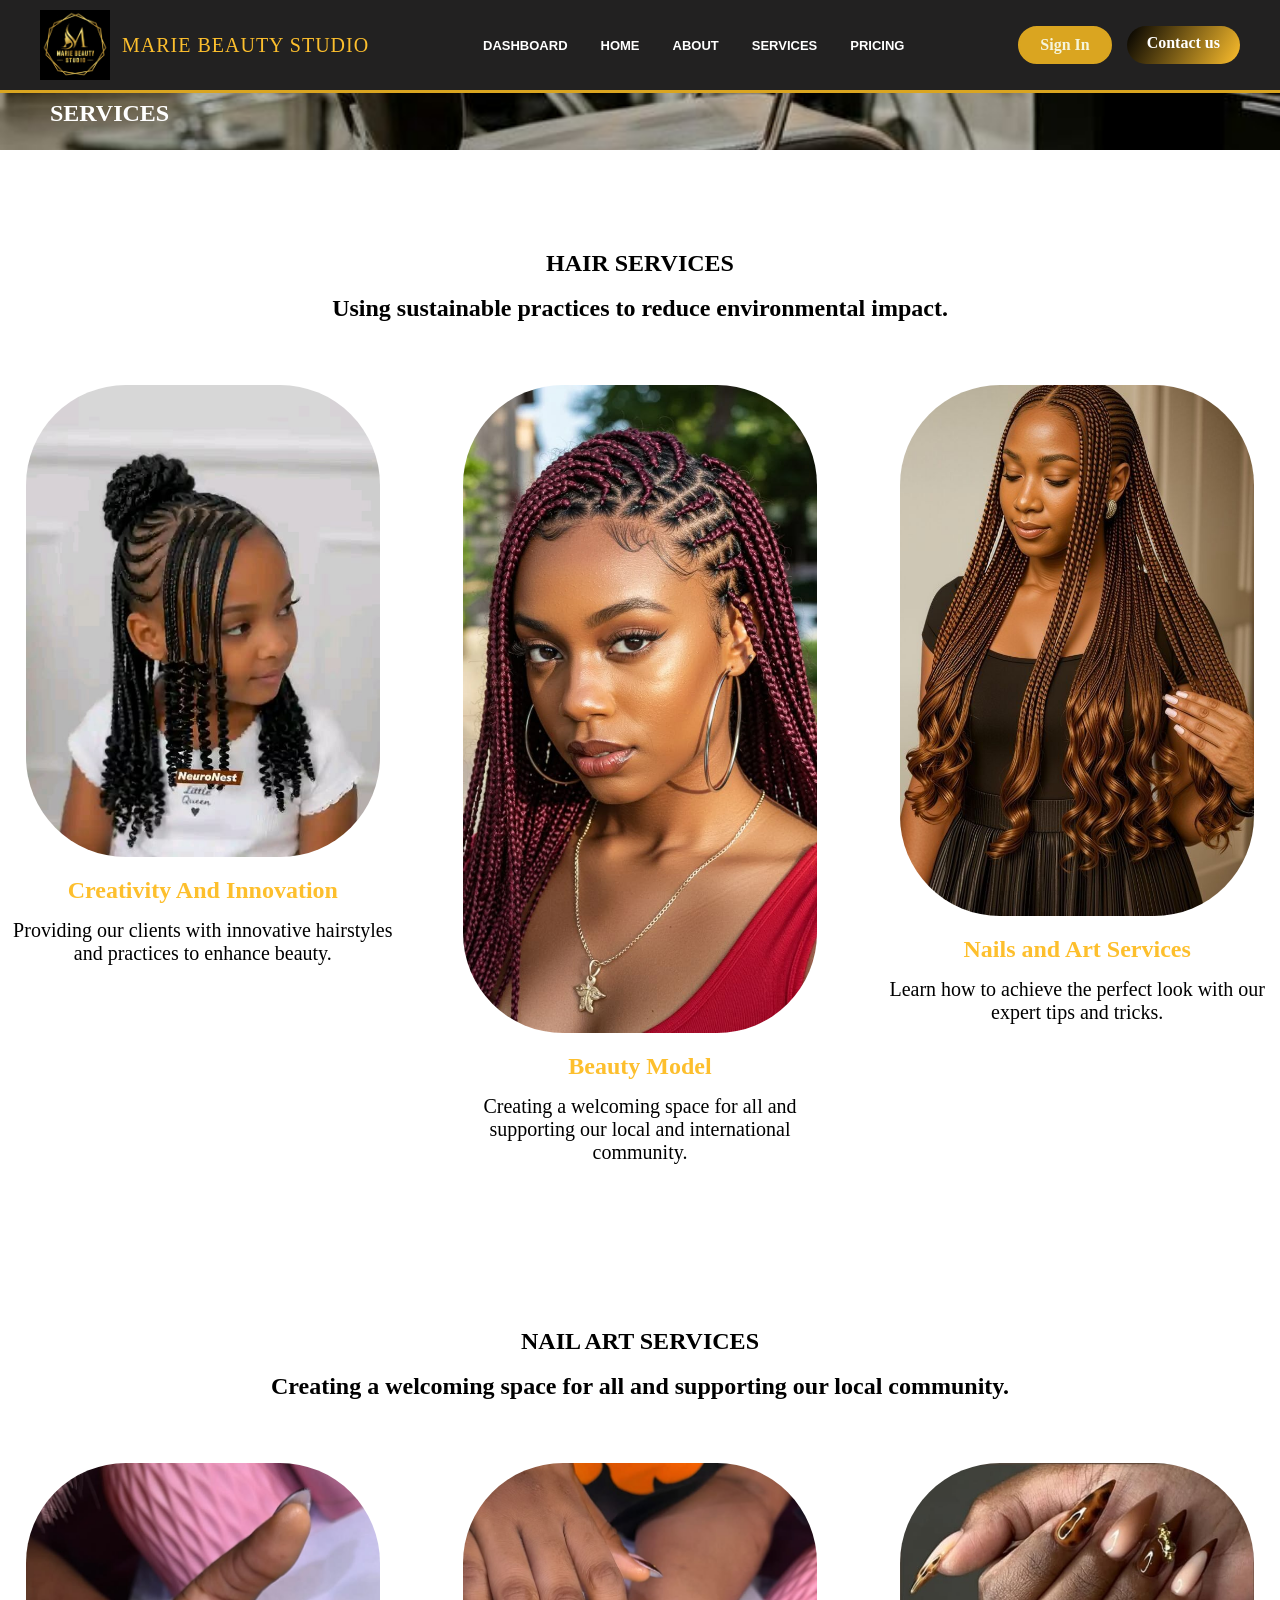
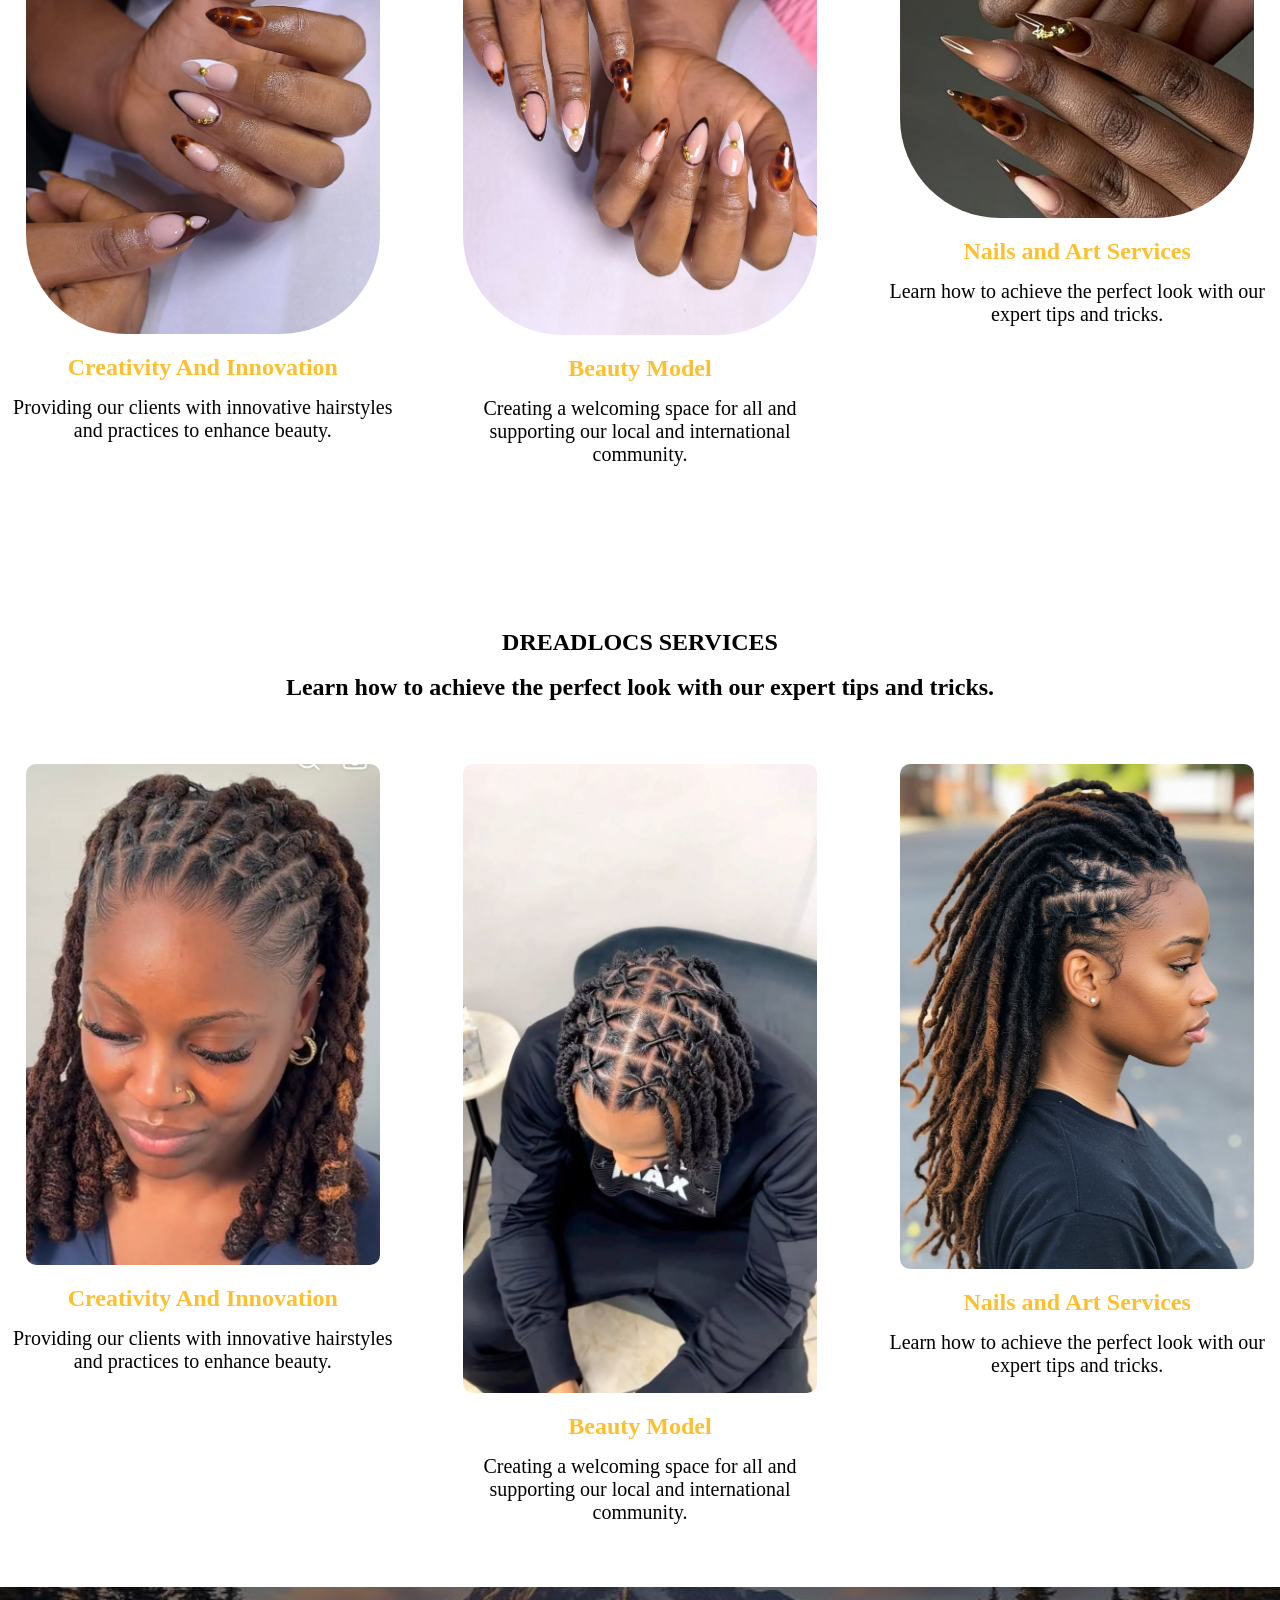
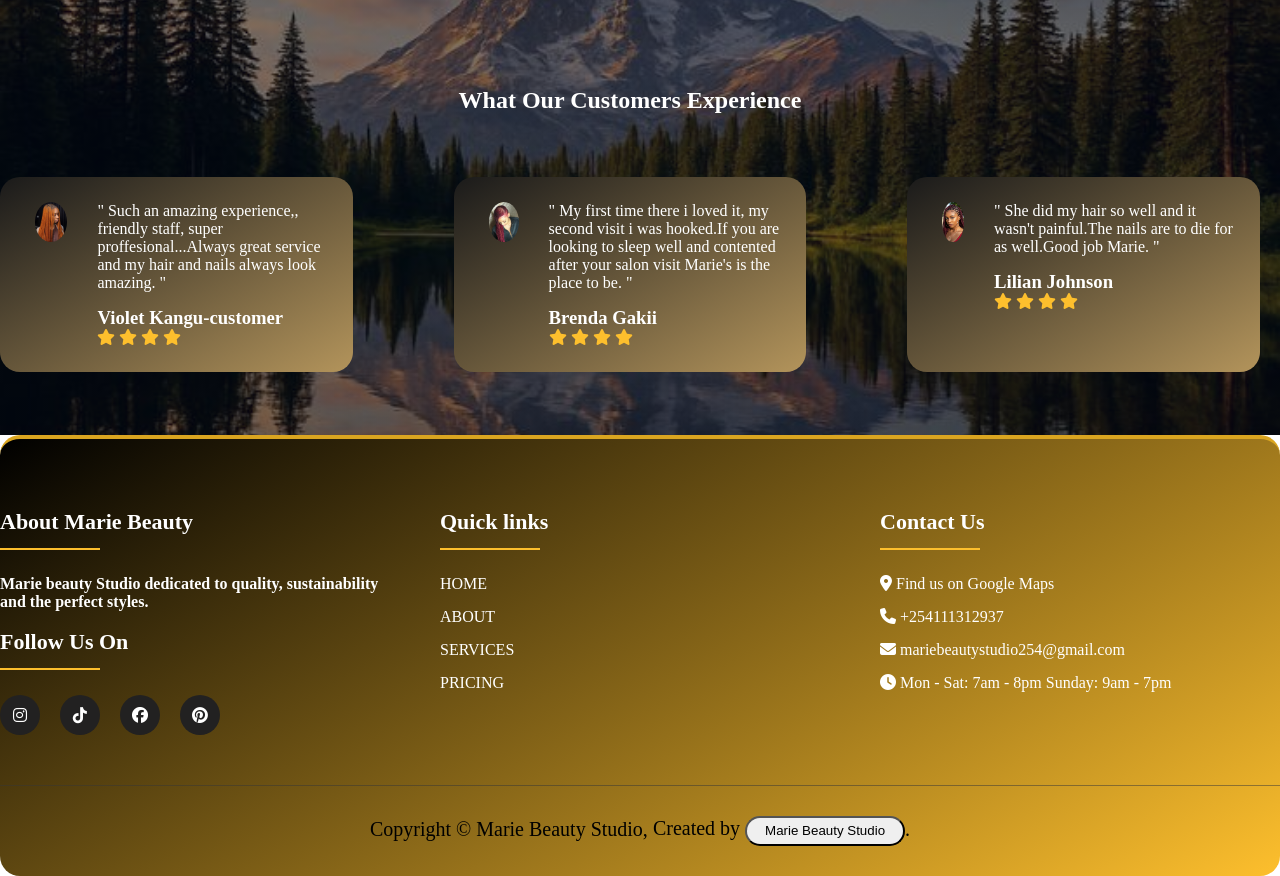
<file: services.html>
<!DOCTYPE html>
<html lang="en">
<head>
    <meta charset="UTF-8">
    <meta http-equiv="X-UA-Compatible" content="IE=edge">
    <meta name="viewport" content="width=device-width, initial-scale=1.0">
    <title>Services</title>
    <link rel="stylesheet" href="https://cdnjs.cloudflare.com/ajax/libs/font-awesome/6.5.2/css/all.min.css">
      <link rel="stylesheet" href="servic.css">
</head>
<body>
     <header>
  <div class="contain header-container">
    <a href="#" class="logo">
      <img src="images/44444.jpeg">
      <div class="logo-text">
      MARIE <span>BEAUTY STUDIO</span>
      </div>
    </a>
    <nav>
      <ul>
        <li><a href="dashboard.html"> DASHBOARD</a></li>
        <li><a href="home.html">HOME</a></li>
        <li><a href="about.html">ABOUT</a></li>
        <li><a href="services.html">SERVICES</a></li>
        <li><a href="pricing.html">PRICING</a></li>

      </ul>

    </nav>
    <div class="nav-buttons">
        <a href="form.html" class="btn btn-secondary"> Sign In</a>
        <a href="" class="btn btn-primary"> Contact us</a>

      </div>
  </div>

  
</header>
    <section class="myself">
        <h1>SERVICES</h1>
    </section>
    <!------------facilities--------------------------------->
    <section class="facilities">
    <h1>HAIR SERVICES
    </h1> <br><h2>Using sustainable practices to reduce environmental impact.</h2>

    <div class="row">
        <div class="facilities-col">
            <img src="images/children hairstyles.jpg">
            <h2>Creativity And Innovation</h2>
            <p>Providing our clients with innovative hairstyles and practices to enhance beauty.</p>
        </div>
        <div class="facilities-col">
            <img src="images/10 Hottest Braided Hairstyles for Black Women in….jpg">
            <h2>Beauty Model</h2>
            <p>Creating a welcoming space for all and supporting our local and international community.</p>
        </div>
        <div class="facilities-col">
            <img src="images/632896553927649112.jpg">
            <h2>Nails and Art Services </h2>
            <p>Learn how to achieve the perfect look with our expert tips and tricks.</p>
        </div>

    </div>

</section>
<!--------------facilities 2-------------------->
<section class="facilities2">
    <h1>NAIL  ART  SERVICES</h1> <br>
    <h2>Creating a welcoming space for all and supporting our local community.</h2>

    <div class="row">
        <div class="facilities2-col">
            <img src="images/update 2.jpeg">
            <h2>Creativity And Innovation</h2>
            <p>Providing our clients with innovative hairstyles and practices to enhance beauty.</p>
        </div>
        <div class="facilities2-col">
            <img src="images/update 1.jpeg">
            <h2>Beauty Model</h2>
            <p>Creating a welcoming space for all and supporting our local and international community.</p>
        </div>
        <div class="facilities2-col">
            <img src="images/update 5.jpeg">
            <h2>Nails and Art Services </h2>
            <p>Learn how to achieve the perfect look with our expert tips and tricks.</p>
        </div>

    </div>

</section>

<!----------facilities 3--------------->
<section class="facilities3">
    <h1>DREADLOCS SERVICES</h1> <br>
    <h2>Learn how to achieve the perfect look with our expert tips and tricks.</h2>

    <div class="row">
        <div class="facilities3-col">
            <img src="images/3237030978842094.jpg">
            <h2>Creativity And Innovation</h2>
            <p>Providing our clients with innovative hairstyles and practices to enhance beauty.</p>
        </div>
        <div class="facilities3-col">
            <img src="images/1829656094764190.jpg">
            <h2>Beauty Model</h2>
            <p>Creating a welcoming space for all and supporting our local and international community.</p>
        </div>
        <div class="facilities3-col">
            <img src="images/Bold Locs Hairstyle for Black Women (2).jpg ">
            <h2>Nails and Art Services </h2>
            <p>Learn how to achieve the perfect look with our expert tips and tricks.</p>
        </div>

    </div>

</section>
<!---------testimonials------------------->
<section class="testimonials">
    <h1>What Our Customers Experience</h1>
    <p></p>

    <div class="row">
        <div class="testimonial-col">
            <img src="images/6666.jpg">
            <div>
                <p>" Such an amazing experience,, friendly staff, super proffesional...Always great service and my hair and nails always look amazing. " </p>
                <h3>Violet Kangu-customer</h3>
                <i class="fa fa-star"></i>
                <i class="fa fa-star"></i>
                <i class="fa fa-star"></i>
                <i class="fa fa-star"></i>
                <i class="fa fa-star-o"></i>
            </div>
        </div>
<div class="testimonial-col">
            <img src="images/873205815236700240.jpg">
            <div>
                <p> " My first time there i loved it, my second visit i was hooked.If you are looking to sleep well and contented after your salon
                    visit Marie's is the place to be. " </p>
                <h3>Brenda Gakii</h3>
                <i class="fa fa-star"></i>
                <i class="fa fa-star"></i>
                <i class="fa fa-star"></i>
                <i class="fa fa-star"></i>
                <i class="fa fa-star-half-o"></i>

            </div>
        </div>

        <div class="testimonial-col">
            <img src="images/10 Hottest Braided Hairstyles for Black Women in….jpg">
            <div>
                <p> " She did my hair so well and it wasn't painful.The nails are to die for as well.Good job Marie. "</p>
                <h3>Lilian Johnson</h3>
                <i class="fa fa-star"></i>
                <i class="fa fa-star"></i>
                <i class="fa fa-star"></i>
                <i class="fa fa-star"></i>
                <i class="fa fa-star-half-o"></i>

            </div>
        </div>

    </div>
</section>
<footer>
  <div class="lastlast">
    <div class="footer-content">
      <div class="footer-column">
        <h3> About Marie Beauty</h3>
        <p> <h4>Marie beauty Studio dedicated to quality, sustainability and the perfect styles. </h4></p><br>
        <h3>Follow Us On</h3>
        <div class="social-links">
          <a href="https://www.instagram.com/mariebeautystudios254" target="_blank"> <i class="fab fa-instagram"></i></a>
          <a href="https://www.tiktok.com/Marie Beauty Studio" target="_blank"> <i class="fab fa-tiktok"></i></a>
          <a href="https://www.facebook.com/profile.php?id=100092289681241" target="_blank"> <i class="fab fa-facebook"></i></a>
          <a href="https://www.pinterest.com/Marie Beauty Studio" target="_blank"> <i class="fab fa-pinterest"></i></a>
          </div>
        
      </div>
<div class="footer-column">
  <h3>Quick links</h3>
   <ul class="footer-links">
    <li><a href="home.html">HOME</a></li>
    <li><a href="about.html">ABOUT</a></li>
    <li><a href="services.html">SERVICES</a></li>
    <li><a href="pricing.html">PRICING</a></li>
   </ul>
</div>
<div class="footer-column">
  <h3>Contact Us</h3>

  <ul class="footer-links">
  <div class="location"><li><a href="https://www.google.com/maps/search/?api=1&query=Marie+Beauty+Studio"
       target="_blank"
       rel="noopener noreferrer"><i class="fas fa-map-marker-alt"></i> <span>Find us on Google Maps</span></a></div></li>
  <li><a href=""><i class="fas fa-phone"> </i> <span>+254111312937</span> </a></li>
  <li> <a href=""><i class="fas fa-envelope"></i><span> mariebeautystudio254@gmail.com </span> </a></li>
  <li><i class="fas fa-clock"></i> <span>Mon - Sat: 7am - 8pm  Sunday: 9am - 7pm</span></li>
  </ul>
</div>


    </div>
    <div class="copyright">
       Copyright  &copy; Marie Beauty Studio, <span>Created by <button>Marie Beauty Studio </button></span>.
    </div>
  </div>
</footer>
    
</body>
</html>
</file>
<file: abot.css>
*{
    margin: 0;
    padding: 0;
}

body{
    margin: 0;
    padding: 0;
}
.contain{
    width: 100%;
    max-width: 1200px;
    margin: 0 auto;
 }
 header{
     background-color:#222121;
    position: fixed;
    width: 100%;
    top: 0;
    z-index: 1000;
    padding: 10px 0;
    transition: all 0.4 ease;
     border-bottom: 3px solid goldenrod;

 }
 .header-container{
    display: flex;
    justify-content: space-between;
    align-items: center;

 }
 .logo{
    display: flex;
    align-items: center;
    gap: 12px;
    text-decoration: none;

 }
 .logo img{
     width: 70px;
    height: 70px;
    object-fit: contain;
    
}
 .logo-text{
    font-family: sans-serif;
    font-size: 20px;
    font-weight: 500;
    color:#fdbf2d;
    letter-spacing: 1px;

 }
 .logo-text span{
    color: #fff;
 }
 nav a span{
  font-size: 15px;
 }
 nav ul{
    display: flex;
    list-style: none;
    gap: 33px;

 }
 nav a{
    text-decoration: none;
    color: #fff;
    font-weight: 600;
    font-size: 13px;
    position: relative;
    padding: 5px 0;
    transition: all 0.3s ease;
    font-family: 'Franklin Gothic Medium', 'Arial Narrow', Arial, sans-serif;
 }
 nav a:after{
    content: '';
    position: absolute;
    bottom: 0;
    left: 0;
    width: 0;
    height: 2px;
    background-color: goldenrod;
    transition: width 0.3s ease;

 }
 nav a:hover{
    transition: width o.3s ease;

 }
 nav a:hover:after{
    width: 100%;
 }
 .nav-buttons{
    display: flex;
    gap: 15px;

 }
 .btn{
    display: inline-block;
    padding: 8px 20px;
    border-radius: 30px;
    text-decoration: none;
    font-weight: 600;
    transition: all 0.3s ease;
    cursor: pointer;
    border: none;
    font-size: 16px;
 }
 .btn-primary{
    background: linear-gradient(150deg, #000, #fdbf2d);
    color: #fff;
 }
 .btn-primary:hover{
    background:linear-gradient(180deg, #fdbf2d, #000);
    transform: translateY(-3px);

 }
 .btn-secondary{
    background: linear-gradient(150deg,#000, #fdbf2d);
    color: #fff;
 }
 .btn-secondary:hover{
    background:linear-gradient(180deg, #fdbf2d, #000);
    transform: translateY(-3px);

 }
.me{
    margin-top: 10px;
     display: flex;
    align-items: center;
    gap: 40px;
    padding: 50px;
    max-width: 1000px;
    margin: auto;
}
.left-column {
    width: 65%;
    padding: 40px;
    background:transparent;
    border-radius: 30px;
    box-shadow: 0 5px 20px rgba(0,0,0,0.1);
}
.left-column img{
    width: 90%;
    height: 400px;
    margin: clamp(5px, 5vw, 30px);
    object-fit: cover;
    border-radius: 10px;
    display: block;
}

.left-column h2 {
    font-size: 32px;
    margin-bottom: 15px;
}

.left-column p {
    font-size: 18px;
    line-height: 1.6;
}


.right-column {
    width: 35%;
}
.right-column img {
    width: 100%;
    height: 350px;
    margin: clamp(10px, 5vw, 60px);
    object-fit: cover;
    border-radius: 300px;
    display: block;
    animation: floating 2s ease-in-out infinite;
}
@keyframes floating {
    0% {
        transform: translateY(0);
    }

    50% {
        transform: translateY(-30px);
    }

    100% {
        transform: translateY(0);
    }
}




.right-column img:hover{
    cursor: pointer;
}
.flip .diba{
    color: #fdbf2d;
    align-items: center;
    justify-content: center;
    background-image:linear-gradient(rgba(2,7,28,0.5),rgba(2,7,28,0.5)), url(images/seatsseats.jpg);
    text-align: center;
    height: 70px;
    padding-top: 15px;
    background-position: center;
    background-size: cover;
    font-size: 30px;
    font-weight: 700;
    width: 100%;
}
.row{
    display: flex;
    box-sizing: content-box;
    gap: 12%;

}
.hero-btn{
    display: inline-block;
    text-decoration: none;
    color: #fff;
    border: 1px solid #fff;
    padding: 12px 34px;
    background: linear-gradient(150deg, #fdbf2d, #000);
    position: relative;
    cursor: pointer;
    border-radius: 30PX;
}
.hero-btn a{
    text-decoration: none;
    color: #fff;
    font-size: 18px ;
}
.hero-btn:hover{
    border: 1px solid  #fdbf2d;
    background:linear-gradient(150deg, #000, #fdbf2d);
     box-shadow: 1px 1px 20px #fdbf2d;
       transform: scale(1.1);
}
.flip{
   height: 100vh;
   font-family: sans-serif;
   margin: 30px 60px;
   width: 100%;


 }.wrapper2{
   perspective: 3000px;

 }
 .card5{
   width: 280px;
   height: 450px;
   transform-style:preserve-3d;
   transition: transform 0.8s ease-in-out;
   cursor: pointer;
   border: 1px solid #fdbf2d;
   box-shadow: 5px 5px 10px rgba(4,9,30,0.7), -5px -5px 10px;
   border-radius: 20px;

 }
 .card5:hover{
   transform: rotateY(180deg);

 }
 .front-page,
 .back-page{
   position: absolute;
   width: 100%;
   height: 100%;
   backface-visibility: hidden;
   border-radius: 20px;

 }
 .front-page{
   background: url(images/update\ 5.jpeg);
   background-size: cover;
   background-position: center;
 }
 .card-info{
   position: absolute;
   bottom: 50px;
   left: 45px;
   color: #fdbf2d;
   text-shadow: 2px 2px 6px rgba(0,0,0,0.5);
   text-align: center;

 }
 .card-title{
   font-style: 2rem;
   font-weight: bold;
 }
 .card-subtitle{
   font-size: 1.2rem;
   margin-top: 2px;
   color: #fff;
 }
 .back-page{
   background: url(images/update\ 4.jpeg);
   color: #fdbf2d;
   background-size: cover;
   background-position: center;
   display: flex;
   justify-content: center;
   align-items: center;
   transform: rotateY(180deg);
   box-shadow:0 20px 40px rgba(4,9,30,0.7);
   
 }
 .card-content{
   text-align: center;
   font-weight: bold;
   margin-bottom: 15px;

 }
 .card-description{
   font-size: 1rem;
   color: #fff;
   margin-bottom: 20px;
   line-height: 1.6;
 }





 .wrapper3{
   perspective: 3000px;

 }
 .card6{
   width: 280px;
   height: 450px;
   transform-style:preserve-3d;
   transition: transform 0.8s ease-in-out;
   cursor: pointer;
   border: 1px solid #fdbf2d;
   box-shadow: 5px 5px 10px rgba(4,9,30,0.7), -5px -5px 10px;
   border-radius: 20px;

 }
 .card6:hover{
   transform: rotateY(180deg);

 }
 .front-page1,
 .back-page1{
   position: absolute;
   width: 100%;
   height: 100%;
   backface-visibility: hidden;
   border-radius: 20px;

 }
 .front-page1{
   background: url(images/Bold\ Locs\ Hairstyle\ for\ Black\ Women\ \(1\).jpg);
   background-size: cover;
   background-position: center;
 }
 .card-info1{
   position: absolute;
   bottom: 50px;
   left: 45px;
   color: #fdbf2d;
   text-shadow: 2px 2px 6px rgba(0,0,0,0.5);
   text-align: center;

 }
 .card-title1{
   font-style: 2rem;
   font-weight: bold;
 }
 .card-subtitle1{
   font-size: 1.2rem;
   margin-top: 2px;
   color:#fff;
 }
 .back-page1{
   background: url(images/hello.jpg);
   color: #fdbf2d;
   background-size: cover;
   background-position: center;
   display: flex;
   justify-content: center;
   align-items: center;
   transform: rotateY(180deg);
   box-shadow:0 20px 40px rgba(4,9,30,0.7);
   
 }
 .card-content1{
   text-align: center;
   font-weight: bold;
   margin-bottom: 15px;

 }
 .card-description1{
   font-size: 1rem;
   color:#fff;
   margin-bottom: 20px;
   line-height: 1.6;
 }

 .wrapper4{
   perspective: 3000px;

 }
 .card7{
   width: 280px;
   height: 450px;
   transform-style:preserve-3d;
   transition: transform 0.8s ease-in-out;
   cursor: pointer;
   border: 1px solid #fdbf2d;
   box-shadow: 5px 5px 10px rgba(4,9,30,0.7), -5px -5px 10px;
   border-radius: 20px;

 }
 .card7:hover{
   transform: rotateY(180deg);

 }
 .front-page2,
 .back-page2{
   position: absolute;
   width: 100%;
   height: 100%;
   backface-visibility: hidden;
   border-radius: 20px;

 }
 .front-page2{
   background: url(images/children\ hairstyles.jpg);
   background-size: cover;
   background-position: center;
 }
 .card-info2{
   position: absolute;
   bottom: 50px;
   left: 45px;
   color: #fdbf2d;
   text-shadow: 2px 2px 6px rgba(0,0,0,0.5);
   text-align: center;

 }
 .card-title2{
   font-style: 2rem;
   font-weight: bold;
 }
 .card-subtitle2{
   font-size: 1.2rem;
   margin-top: 2px;
   color: #fff;
 }
 .back-page2{
   background: url(images/632896553927649112.jpg);
   color: #fdbf2d;
   background-size: cover;
   background-position: center;
   display: flex;
   justify-content: center;
   align-items: center;
   transform: rotateY(180deg);
   box-shadow:0 20px 40px rgba(4,9,30,0.7);
   
 }
 .card-content2{
   text-align: center;
   font-weight: bold;
   margin-bottom: 15px;

 }
 .card-description2{
   font-size: 1rem;
   color: #fff;
   margin-bottom: 20px;
   line-height: 1.6;
 }
 .card-button{
    background: linear-gradient(150deg, #000, #fdbf2d);
    color: #fff;
    padding: 12px 24px;
    font-size: 1rem;
    border: none;
    border-radius: 25px;
    cursor: pointer;
    transition: all 0.3s ease;
 }
 .card-button a{
    color: #fff;
    text-decoration: none;

 }


 footer{
  background: linear-gradient(150deg, #000, #fdbf2d);
  color: #fff;
  padding: 70px 0 30px;
  border-top:4px solid goldenrod ;
border-radius: 20px;
 }
 .footer-content{
display: grid;
grid-template-columns: repeat(auto-fit, minmax(250px,1fr));
gap: 40px;
margin-bottom: 50px;
 }
 .footer-column h3{
  font-size: 22px;
  margin-bottom: 25px;
  position: relative;
  padding-bottom: 15px;

 }
 .footer-column h3:after{
  content: '';
  position: absolute;
  bottom: 0;
  left: 0;
  width: 50px;
  height: 2px;
  background: #fdbf2d;
 }
 .footer-links{
  list-style: none;
  text-decoration: none;
 }
 .footer-links li{
  margin-bottom:15px ;


 }
 .footer-links a{
  color: #fff;
  text-decoration: none;

  transition: all 0.3s ease;
 }
 .footer-links a:hover{
  color: #fdbf2d;
  padding-left: 10px;
 }
 .social-links{
  display: flex;
 gap: 20px;
 margin-top: 20px;

 }
 .social-links a{
  display: flex;
  align-items: center;
  justify-content: center;
  width: 40px;
  height: 40px;
  background: #222121;
  color: #fff;
  border-radius: 20px;
  text-decoration: none;
  transition: all 0.3s ease ;
 }
 .social-links a:hover{
  background: linear-gradient(150deg, #fdbf2d, #000);
  transform: translateY(-3px);
 }
 .copyright{
  text-align: center;
  color: #000;
  font-size: 20px;
  padding-top: 30px;
  border-top: 1px solid rgba(55,55,55,0.5);

 }
 .copyright span button{
   text-align: center;
   border-radius: 20px;
   height: 30px;
   width: 160px;
 }
 .fab .fa{
  text-align: center;
  justify-content: center;
  align-items: center;
 }

/* Responsive layout: phones and tablets */
*, *::before, *::after { box-sizing: border-box; }
img, video { max-width: 100%; height: auto; }
body { overflow-x: hidden; }
.contain { width: min(100% - 32px, 1200px); }
@media (max-width: 1024px) {
  .header-container { flex-wrap: wrap; gap: 12px; }
  .nav-buttons { flex-wrap: wrap; justify-content: center; gap: 8px; }
  .me, .row { flex-wrap: wrap; gap: 24px; }
  .left-column, .right-column { width: 100%; }
  .wrapper3, .wrapper4 { max-width: 100%; }
}
@media (max-width: 768px) {
  header { padding: 8px 0; }
  .header-container { justify-content: center; }
  .logo img { width: 52px; height: 52px; object-fit: contain; }
  .logo-text { font-size: 1rem; }
  .nav-buttons { width: 100%; }
  .btn { padding: 9px 12px; font-size: 13px; }
  main, section, .me, .row { max-width: 100%; }
  .me { padding: 24px 0; }
  .left-column, .right-column { min-width: 0; }
  .left-column h1, .right-column h1 { font-size: clamp(1.5rem, 5vw, 2rem); }
  .wrapper3, .wrapper4 { width: 100%; margin: 18px auto; }
  .card5, .card6, .card7 { max-width: 100%; }
  .back-page, .front-page, .back-page1, .front-page1, .back-page2, .front-page2 { max-width: 100%; }
  .footer-content { display: flex; flex-direction: column; gap: 20px; text-align: center; }
  .footer-links, .social-links { justify-content: center; flex-wrap: wrap; }
  .copyright { font-size: 14px; padding: 18px 10px; }
}
@media (max-width: 480px) {
  .contain { width: calc(100% - 24px); }
  .nav-buttons { gap: 5px; }
  .btn { padding: 8px 9px; font-size: 12px; }
  .wrapper3, .wrapper4 { padding: 8px; }
  .card-title, .card-title1, .card-title2 { font-size: 1.1rem; }
  .card-description, .card-description1, .card-description2 { font-size: .9rem; }
  .social-links a { width: 36px; height: 36px; }
}

/* Responsive layout fixes for the About page */
*, *::before, *::after { box-sizing: border-box; }
html, body { width: 100%; max-width: 100%; overflow-x: hidden; }
.contain { width: min(100% - 32px, 1200px); }
header { left: 0; }
.me {
  width: min(100% - 40px, 1100px);
  max-width: 1100px;
  margin: 115px auto 35px;
  padding: 24px;
  gap: 28px;
  align-items: center;
}
.left-column { width: 65%; min-width: 0; padding: 24px; }
.left-column img { width: 100%; height: auto; max-height: 420px; margin: 22px 0; object-fit: cover; }
.right-column { width: 35%; min-width: 0; }
.right-column img { width: 100%; max-width: 350px; height: auto; aspect-ratio: 1 / 1; margin: 0 auto; }
.flip { width: 100%; height: auto; min-height: 0; margin: 35px 0; padding: 20px; }
.row { width: 100%; display: flex; flex-wrap: wrap; justify-content: center; align-items: stretch; gap: 24px; }
.wrapper2, .wrapper3, .wrapper4 { width: min(100%, 280px); }
.card5, .card6, .card7 { width: 100%; max-width: 280px; margin: 0 auto; }
.lastlast { width: min(100% - 40px, 1200px); margin: 0 auto; }
.footer-content { grid-template-columns: repeat(auto-fit, minmax(min(100%, 220px), 1fr)); }

@media (max-width: 900px) {
  .header-container { flex-wrap: wrap; justify-content: center; gap: 12px; }
  header { padding: 8px 0; }
  nav ul { flex-wrap: wrap; justify-content: center; gap: 12px 20px; }
  .nav-buttons { justify-content: center; flex-wrap: wrap; }
  .me { margin-top: 170px; }
  .left-column { padding: 18px; }
}
@media (max-width: 600px) {
  .contain { width: calc(100% - 24px); }
  .header-container { gap: 8px; }
  .logo { gap: 7px; }
  .logo img { width: 48px; height: 48px; }
  .logo-text { font-size: clamp(13px, 4vw, 17px); }
  nav { width: 100%; }
  nav ul { gap: 8px 14px; padding: 0; }
  nav a { font-size: 11px; }
  nav a span { font-size: 11px; }
  .nav-buttons { width: 100%; gap: 8px; }
  .btn { font-size: 12px; padding: 8px 14px; }
  .me {
    width: calc(100% - 24px);
    margin: 185px auto 25px;
    padding: 0;
    display: flex;
    flex-direction: column;
    gap: 20px;
  }
  .left-column, .right-column { width: 100%; padding: 18px; }
  .left-column h2 { font-size: 27px; }
  .left-column p { font-size: 16px; line-height: 1.55; }
  .left-column img { width: 100%; height: auto; max-height: 280px; margin: 16px 0; }
  .right-column img { width: min(82%, 280px); height: auto; margin: 0 auto; animation: none; }
  .hero-btn { max-width: 100%; padding: 11px 16px; }
  .hero-btn a { font-size: 14px; }
  .flip { padding: 12px; margin: 25px 0; }
  .row { gap: 18px; }
  .wrapper2, .wrapper3, .wrapper4 { width: min(100%, 280px); }
  .card5, .card6, .card7 { height: 390px; }
  .card-info, .card-info1, .card-info2 { left: 10px; right: 10px; bottom: 30px; }
  .card-title, .card-title1, .card-title2 { font-size: 1.35rem; }
  .card-subtitle, .card-subtitle1, .card-subtitle2 { font-size: 1rem; }
  footer { padding: 40px 0 20px; border-radius: 12px; }
  .lastlast { width: calc(100% - 32px); }
  .footer-content { grid-template-columns: 1fr; gap: 25px; margin-bottom: 30px; }
  .footer-column h3 { font-size: 19px; margin-bottom: 16px; }
  .footer-column p, .footer-links { overflow-wrap: anywhere; }
  .copyright { text-align: center; line-height: 1.6; padding: 0 10px; }
}
@media (prefers-reduced-motion: reduce) {
  .right-column img { animation: none; }
  .card5, .card6, .card7 { transition: none; }
}
</file>
<file: appoin.css>
* {
    margin: 0;
    padding: 0;
    box-sizing: border-box;
}

body {
    font-family: Arial, sans-serif;
    background: #f8f1f5;
    padding: 30px 15px;
}

.booking-container {
    max-width: 600px;
    width: 100%;
    margin: 20px auto;
    background: white;
    padding: 35px;
    border-radius: 12px;
    box-shadow: 0 5px 20px rgba(0,0,0,0.1);
}

.booking-header {
    text-align: center;
    margin-bottom: 30px;
}

.booking-header h1 {
    color: #b8860b;
    margin-bottom: 15px;
}

.booking-header h2 {
    color: #333;
    margin-bottom: 10px;
}

.booking-header p {
    color: #777;
}

.form-group {
    margin-bottom: 20px;
}

.form-group label {
    display: block;
    margin-bottom: 8px;
    font-weight: bold;
    color: #333;
}

.form-group input,
.form-group select,
.form-group textarea {
    width: 100%;
    padding: 13px;
    border: 1px solid #ccc;
    border-radius: 6px;
    font-size: 15px;
    outline: none;
}

.form-group input:focus,
.form-group select:focus,
.form-group textarea:focus {
    border-color: #b8860b;
}

.form-group textarea {
    height: 100px;
    resize: vertical;
}

button {
    width: 100%;
    padding: 15px;
    border: none;
    background: #b8860b;
    color: white;
    font-size: 16px;
    font-weight: bold;
    border-radius: 6px;
    cursor: pointer;
}

button:hover {
    background: #8f6500;
}

.note {
    text-align: center;
    color: #777;
    font-size: 13px;
    margin-top: 20px;
}

.back-link {
    display: block;
    text-align: center;
    margin-top: 20px;
    color: #b8860b;
    text-decoration: none;
}

/* Mobile responsiveness */
@media (max-width: 600px) {
    body {
        padding: 15px 10px;
    }

    .booking-container {
        padding: 22px 16px;
        margin: 10px auto;
    }

    .booking-header h1 {
        font-size: 23px;
    }
}
.time-selection {
    display: flex;
    gap: 10px;
}

.time-selection select {
    flex: 1;
    min-width: 0;
    padding: 13px;
    border: 1px solid #ccc;
    border-radius: 6px;
    font-size: 15px;
}
</file>
<file: dash.css>
:root{
    --color-primary:#7380ec;
     --color-danger:#ff7782;
      --color-success:#41f1b6;
       --color-warning:#ffbb55;
        --color-white:#fff;
         --color-info-light:#dce1eb;
          --color-info-dark:#7d8da1;
           --color-dark:#363949;
            --color-light:rgba(132, 139, 200, 0.18);
             --color-primary-variant:#111e88;
              --color-dark-variant:#677483;
               --color-background:#f6f6f9;


               --card-border-radius:2rem;
               --border-radius-1:0.4rem;
               --border-radius-2:0.8rem;
               --border-radius-3:1.2rem;

               --card-padding:1.8rem;
               --padding-1:1.2rem;

               --box-shadow:0 2rem 3rem var(--color-light);
}
*{
    margin: 0;
    padding: 0;
    outline: 0;
    appearance: none;
    border: 0;
    text-decoration: none;
    list-style: none;
    box-sizing: border-box;
}
html{
    font-size: 14px;
}
body{
    width: 100vh;
    height: 100vh;
    font-family: poppins, sans-serif;
    font-size: 0.8rem;
    background: var(--color-background);
    overflow-x:hidden ;
    user-select: none;
    color: var(--color-dark);
}
a{
    color: var(--color-dark);

}
img{
    display: block;
    width: 100%;
}
h1{
    font-weight: 800;
    font-size: 1.8rem;
}
h2{
    font-size: 1.4rem;
}
h3{
    font-size: 0.87rem;
}
h4{
font-size: 0.8rem;

}
h5{
    font-size: 0.77rem;
}
small{
    font-size: 0.75rem;
}
.profile-photo{
    width: 2.8rem;
    height: 2.8rem;
    border-radius: 50%;
    overflow: hidden;
}
.text-muted{
    color: var(--color-info-dark);
}
p{
    color: var(--color-dark-variant);
}
b{
    color: var(--color-dark);
}
.primary{
    color: var(--color-primary);
}
.danger{
    color: var(--color-danger);
}
.success{
    color: var(--color-success);
}
.warning{
    color: var(--color-warning);
}

.container{
    display: flex;
    width: 96%;
    margin: 0 auto;
    gap: 1.8rem;
    grid-template-columns: 14rem auto 23rem;
}
aside{
    height: 100vh;
    
}
aside .top{
    display: flex;
    align-items: center;
    justify-content: space-between;
    margin-top: 1.4rem;

}
aside .logo{
    display: flex;
    gap: 0.4rem;
    align-items: center;
}
aside .top .logo span{
    color: #fdbf2d;
}
aside .logo img{
    width: 3rem;
    height: 3rem;
}
aside .close{
    display: none;
}
aside .sidebar{
    height: 100vh;
    display: flex;
    flex-direction: column;
    position: relative;
    top: 3rem;

}
aside h3{
    font-weight: 500;

}
aside .sidebar a{
    display: flex;
    color: #000;
    margin-left: 2rem;
    gap: 1rem;
    align-items: center;
    position: relative;
    height: 3.7rem;
    transition: all 300ms ease;
}
aside .sidebar a span{
    font-size: 1.6rem;
    transition: all 300ms ease;
}
aside .sidebar a:last-child{
    position: absolute;
    bottom: 2rem;
    width: 100%;
}
aside .sidebar a.active{
    background: black;
    color: #fdbf2d;
    margin-left: 0;
}
aside .sidebar a.active:before{
          content: '';
          width: 6px;
          height: 100%;
          background: #fdbf2d;
}
aside .sidebar a.active span{
     color: #fdbf2d;
     margin-left: calc(1rem - 3px);
}
aside .sidebar a:hover{
color: #fdbf2d;
}
aside .sidebar a:hover span{
    margin-left: 1rem;
}
aside .sidebar .messages-count{
    background:#ffbb55;
    color: #fff;
    padding: 2px 10px;
    font-size: 11px;
    border-radius: var(--border-radius-1);
}

main{
    margin-top: 1.4rem;
}
main .date{
    display: inline-block;
    background: var(--color-light);
    border-radius: var(--border-radius-1);
    margin-top: 1rem;
    padding: 0.5rem 1.6rem;
}
main .date input[type="date"] {
    background: transparent;
    color: var(--color-dark);

}


main .insights > div:hover{
    box-shadow: none;
}
main .insights{
    display: grid;
    grid-template-columns: repeat(3, 1fr);
    gap: 1.6rem;
}
main .insights > div{
    background: var(--color-white);
    padding: var(--card-padding);
    border-radius: var(--card-border-radius);
    margin-top: 1rem;
    box-shadow: var(--box-shadow);
    transition: all 300ms ease;
}
main .insights > div:hover{
    box-shadow: 0 10px 30px 0 #fdbf2d;
}
main .insights > div span{
    background: var(--color-primary);
    padding: 0.5rem;
    border-radius: 50%;
    color: var(--color-white);
    font-size: 2rem;
}
main .insights > div.expenses span{
    background: var(--color-danger);
    

}
main .insights > div.income span{
    background: var(--color-success);
}
main .insights > div .middle{
    display: flex;
    align-items: center;
    justify-content: space-between;

}
main .insights h3{
    margin: 1rem 0 0.6rem;
    font-size: 1rem;

}
main .insights .progress{
    position: relative;
    width: 92px;
    height: 92px;
    border-radius: 50%;
}
main .insights svg{
             width: 7rem;
             height: 7rem;
}
main .insights svg circle{
    fill: none;
    stroke: #ffbb55;
    stroke-width: 14;
    stroke-linecap:round ;
    transform: translate(5px, 5px);
    stroke-dasharray: 110;
    stroke-dashoffset: 92;
}
main .insights .sales svg circle{
    stroke-dashoffset: -30;
    stroke-dasharray: 200;
}
main .insights .expenses svg circle{
    stroke-dashoffset: 20;
    stroke-dasharray: 80;
}
main .insights .income svg circle{
    stroke-dashoffset: 35;
    stroke-dasharray: 110;
}
main .insights .progress .number{
    position: absolute;
    top: 0;
    left: 0;
    height: 100%;
    width: 100%;
    display: flex;
    justify-content: center;
    align-items: center;
}

main .insights .small{
    margin-top: 1.6rem;
    display: block;
}
main .recent-orders{
    margin-top: 2rem;

}
main .recent-orders h2{
    margin-bottom: 2rem;

}
main .recent-orders table{
    background: var(--color-white);
    width: 100%;
    border-radius: var(--card-border-radius);
    padding: var(--card-padding);
    text-align: center;
    box-shadow: var(--box-shadow);
    transition: all 300ms ease;
}
main .recent-orders table:hover{
    box-shadow: none;
}
 main table tbody td{
    height: 2.8rem;
    border-bottom: 1px solid var(--color-light);
    color: #000;
 }
 main table tbody tr:last-child td{
    border: none;

 }
 main .recent-orders a{
text-align: center;
display: block;
margin: 1rem auto;
color: var(--color-primary);
 }
 .right{
    margin-top: 1.4rem;
 }
 .right .top{
    display: flex;
    justify-content: end;
    gap: 2rem;
    
 }
 .right .top button{
display: none;

 }
 .right .theme-toggler{
    background: var(--color-light);
    display: flex;
    justify-content: space-between;
    align-items: center;
    height: 1.6rem;
    width: 4.2rem;
    cursor: pointer;
    border-radius: var(--border-radius-1);
 }
 .right .theme-toggler span{
    font-size: 1.2rem;
    width: 50%;
    height: 100%;
    display: flex;
    align-items: center;
    justify-content: center;
 }
 .right .theme-toggler span.active{
    background:#fdbf2d;
    color: #f6f6f9;
    border-radius: var(--border-radius-1);

 }
 .right .top .profile{
    display: flex;
    text-align: right;
    gap: 2rem;
 }
 .right .recent-updates{
    margin-top: 1rem;
 }
 .right .recent-updates h2{
    margin-bottom: 0.8rem;
 }
 .updates{
    background: var(--color-white);
    padding: var(--card-padding);
    border-radius: var(--card-border-radius);
    box-shadow: var(--box-shadow);
    transition: all 300ms ease;
 }
 .update{
    display: grid;
    grid-template-columns: 2.6rem auto;
    margin-bottom: 1rem;
    gap: 1rem;
 }
 .sales-analytics{
    margin-top: 2rem;
 }
 .sales-analytics h2{
    margin-bottom: 0.8rem;
 }
 .right .sales-analytics .item{
    background: var(--color-white);
    display: flex;
    align-items: center;
    gap: 1rem;
    margin-bottom: 0.7rem;
    padding: 1.4rem var(--card-padding);
    border-radius: var(--border-radius-3);
    box-shadow: var(--box-shadow);
    transition: all 300ms ease;
 }
 .right .sales-analytics .item:hover{
    box-shadow: none;
 }
 .right .sales-analytics .item .right{
    display: flex;
    justify-content: space-between;
    align-items: start;
    margin: 0;
    width: 100%;
 }
 .right .sales-analytics .item .icon{
    padding: 0.6rem;
    color: var(--color-white);
    border-radius: 50%;
    background: var(--color-primary);
    display: flex;
 }
 .right .sales-analytics .item.offline .icon{
    background: var(--color-danger);
 }
 .right .sales-analytics .item.customers .icon{
    background: var(--color-success);
 }
 .add-products{
    background-color: transparent;
    border: 2px dashed var(--color-primary);
    color: var(--color-primary);
    display: flex;
    align-items: center;
    justify-content: center;

 }
 .add-products div{
    display: flex;
    align-items: center;
    gap: 0.6rem;
 }

 @media screen and (max-width:1200px) {
    .container{
        width: 94%;
        grid-template-columns:7rem auto 23rem;
    }
    aside .logo h2{
        display: none;
    }
    aside .sidebar h3{
        display: none;
    }
    aside .sidebar a{
        width: 5.6rem;
    }
    aside .sidebar a:last-child{
        position: relative;
        margin-top: 1.8rem;
    }
    main .insights{
        grid-template-columns: 1fr;
        gap: 0;
    }
    main .recent-orders{
        width: 94%;
        position: absolute;
        left: 50%;
        transform: translateX(-50%);
        margin: 2rem 0 0 8.8rem;
    }
    main .recent-orders table{
        width: 83vw;
    }
 }

/* Responsive sizing only — dashboard visual styling retained */
@media (max-width: 1200px) {
  body { width:100%; min-height:100vh; height:auto; }
  .container { width:96%; grid-template-columns:6rem minmax(0, 1fr); gap:1rem; }
  main { min-width:0; }
  main .recent-orders { width:100%; position:static; left:auto; transform:none; margin:2rem 0 0; }
  main .recent-orders table { width:100%; }
  .right { display:none; }
}
@media (max-width: 700px) {
  body { width:100%; min-height:100vh; height:auto; overflow-x:hidden; }
  /* Keep the original dashboard layout, with a slim icon-only rail on the left. */
  .container {
    width:100%; min-width:0; margin:0; padding:0 10px 0 6px;
    display:grid; grid-template-columns:54px minmax(0, 1fr); gap:10px;
    align-items:start;
  }
  aside { width:54px; min-width:54px; height:auto; min-height:100vh; margin:0; }
  aside .top { justify-content:center; margin-top:12px; }
  aside .logo { display:none; }
  aside .close { display:none; }
  aside .sidebar {
    height:auto; min-height:calc(100vh - 28px); width:54px;
    display:flex; flex-direction:column; align-items:stretch;
    position:relative; top:0; gap:5px; padding-top:10px;
  }
  aside .sidebar h3, aside .sidebar .messages-count { display:none !important; }
  aside .sidebar a {
    width:46px; min-width:46px; height:46px; min-height:46px;
    margin:0 auto; padding:0; gap:0; justify-content:center;
    border-radius:10px; flex:0 0 46px;
  }
  aside .sidebar a span { font-size:1.45rem; margin:0 !important; }
  aside .sidebar a.active { margin:0 auto; }
  aside .sidebar a.active:before { width:3px; border-radius:3px; }
  aside .sidebar a.active span { margin:0 !important; }
  aside .sidebar a:hover span { margin:0 !important; }
  aside .sidebar a:last-child { position:static; width:46px; margin:0 auto; margin-top:auto; }
  main { width:100%; min-width:0; margin:14px 0 0; }
  main .insights { display:grid; grid-template-columns:1fr; gap:12px; }
  main .insights > div { min-width:0; padding:1rem; }
  main .recent-orders { width:100%; margin:18px 0; overflow-x:auto; }
  main .recent-orders table { width:100%; min-width:560px; }
  .right { display:none; }
  .container > * { min-width:0; }
}

@media (min-width: 701px) and (max-width: 1200px) {
  aside .sidebar a { justify-content:flex-start; }
  aside .sidebar h3 { display:none; }
  aside .sidebar a { width:5.6rem; margin-left:0; justify-content:center; }
  aside .sidebar a span { margin:0 !important; }
}
root{
    --color-primary:#7380ec;
     --color-danger:#ff7782;
      --color-success:#41f1b6;
       --color-warning:#ffbb55;
        --color-white:#fff;
         --color-info-light:#dce1eb;
          --color-info-dark:#7d8da1;
           --color-dark:#363949;
            --color-light:rgba(132, 139, 200, 0.18);
             --color-primary-variant:#111e88;
              --color-dark-variant:#677483;
               --color-background:#f6f6f9;


               --card-border-radius:2rem;
               --border-radius-1:0.4rem;
               --border-radius-2:0.8rem;
               --border-radius-3:1.2rem;

               --card-padding:1.8rem;
               --padding-1:1.2rem;

               --box-shadow:0 2rem 3rem var(--color-light);
}
*{
    margin: 0;
    padding: 0;
    outline: 0;
    appearance: none;
    border: 0;
    text-decoration: none;
    list-style: none;
    box-sizing: border-box;
}
html{
    font-size: 14px;
}
body{
    width: 100vh;
    height: 100vh;
    font-family: poppins, sans-serif;
    font-size: 0.8rem;
    background: var(--color-background);
    overflow-x:hidden ;
    user-select: none;
    color: var(--color-dark);
}
a{
    color: var(--color-dark);

}
img{
    display: block;
    width: 100%;
}
h1{
    font-weight: 800;
    font-size: 1.8rem;
}
h2{
    font-size: 1.4rem;
}
h3{
    font-size: 0.87rem;
}
h4{
font-size: 0.8rem;

}
h5{
    font-size: 0.77rem;
}
small{
    font-size: 0.75rem;
}
.profile-photo{
    width: 2.8rem;
    height: 2.8rem;
    border-radius: 50%;
    overflow: hidden;
}
.text-muted{
    color: var(--color-info-dark);
}
p{
    color: var(--color-dark-variant);
}
b{
    color: var(--color-dark);
}
.primary{
    color: var(--color-primary);
}
.danger{
    color: var(--color-danger);
}
.success{
    color: var(--color-success);
}
.warning{
    color: var(--color-warning);
}

.container{
    display: flex;
    width: 96%;
    margin: 0 auto;
    gap: 1.8rem;
    grid-template-columns: 14rem auto 23rem;
}
aside{
    height: 100vh;
    
}
aside .top{
    display: flex;
    align-items: center;
    justify-content: space-between;
    margin-top: 1.4rem;

}
aside .logo{
    display: flex;
    gap: 0.4rem;
    align-items: center;
}
aside .top .logo span{
    color: #fdbf2d;
}
aside .logo img{
    width: 3rem;
    height: 3rem;
}
aside .close{
    display: none;
}
aside .sidebar{
    height: 100vh;
    display: flex;
    flex-direction: column;
    position: relative;
    top: 3rem;

}
aside h3{
    font-weight: 500;

}
aside .sidebar a{
    display: flex;
    color: #000;
    margin-left: 2rem;
    gap: 1rem;
    align-items: center;
    position: relative;
    height: 3.7rem;
    transition: all 300ms ease;
}
aside .sidebar a span{
    font-size: 1.6rem;
    transition: all 300ms ease;
}
aside .sidebar a:last-child{
    position: absolute;
    bottom: 2rem;
    width: 100%;
}
aside .sidebar a.active{
    background: black;
    color: #fdbf2d;
    margin-left: 0;
}
aside .sidebar a.active:before{
          content: '';
          width: 6px;
          height: 100%;
          background: #fdbf2d;
}
aside .sidebar a.active span{
     color: #fdbf2d;
     margin-left: calc(1rem - 3px);
}
aside .sidebar a:hover{
color: #fdbf2d;
}
aside .sidebar a:hover span{
    margin-left: 1rem;
}
aside .sidebar .messages-count{
    background:#ffbb55;
    color: #fff;
    padding: 2px 10px;
    font-size: 11px;
    border-radius: var(--border-radius-1);
}

main{
    margin-top: 1.4rem;
}
main .date{
    display: inline-block;
    background: var(--color-light);
    border-radius: var(--border-radius-1);
    margin-top: 1rem;
    padding: 0.5rem 1.6rem;
}
main .date input[type="date"] {
    background: transparent;
    color: var(--color-dark);

}


main .insights > div:hover{
    box-shadow: none;
}
main .insights{
    display: grid;
    grid-template-columns: repeat(3, 1fr);
    gap: 1.6rem;
}
main .insights > div{
    background: var(--color-white);
    padding: var(--card-padding);
    border-radius: var(--card-border-radius);
    margin-top: 1rem;
    box-shadow: var(--box-shadow);
    transition: all 300ms ease;
}
main .insights > div:hover{
    box-shadow: 0 10px 30px 0 #fdbf2d;
}
main .insights > div span{
    background: var(--color-primary);
    padding: 0.5rem;
    border-radius: 50%;
    color: var(--color-white);
    font-size: 2rem;
}
main .insights > div.expenses span{
    background: var(--color-danger);
    

}
main .insights > div.income span{
    background: var(--color-success);
}
main .insights > div .middle{
    display: flex;
    align-items: center;
    justify-content: space-between;

}
main .insights h3{
    margin: 1rem 0 0.6rem;
    font-size: 1rem;

}
main .insights .progress{
    position: relative;
    width: 92px;
    height: 92px;
    border-radius: 50%;
}
main .insights svg{
             width: 7rem;
             height: 7rem;
}
main .insights svg circle{
    fill: none;
    stroke: #ffbb55;
    stroke-width: 14;
    stroke-linecap:round ;
    transform: translate(5px, 5px);
    stroke-dasharray: 110;
    stroke-dashoffset: 92;
}
main .insights .sales svg circle{
    stroke-dashoffset: -30;
    stroke-dasharray: 200;
}
main .insights .expenses svg circle{
    stroke-dashoffset: 20;
    stroke-dasharray: 80;
}
main .insights .income svg circle{
    stroke-dashoffset: 35;
    stroke-dasharray: 110;
}
main .insights .progress .number{
    position: absolute;
    top: 0;
    left: 0;
    height: 100%;
    width: 100%;
    display: flex;
    justify-content: center;
    align-items: center;
}

main .insights .small{
    margin-top: 1.6rem;
    display: block;
}
main .recent-orders{
    margin-top: 2rem;

}
main .recent-orders h2{
    margin-bottom: 2rem;

}
main .recent-orders table{
    background: var(--color-white);
    width: 100%;
    border-radius: var(--card-border-radius);
    padding: var(--card-padding);
    text-align: center;
    box-shadow: var(--box-shadow);
    transition: all 300ms ease;
}
main .recent-orders table:hover{
    box-shadow: none;
}
 main table tbody td{
    height: 2.8rem;
    border-bottom: 1px solid var(--color-light);
    color: #000;
 }
 main table tbody tr:last-child td{
    border: none;

 }
 main .recent-orders a{
text-align: center;
display: block;
margin: 1rem auto;
color: var(--color-primary);
 }
 .right{
    margin-top: 1.4rem;
 }
 .right .top{
    display: flex;
    justify-content: end;
    gap: 2rem;
    
 }
 .right .top button{
display: none;

 }
 .right .theme-toggler{
    background: var(--color-light);
    display: flex;
    justify-content: space-between;
    align-items: center;
    height: 1.6rem;
    width: 4.2rem;
    cursor: pointer;
    border-radius: var(--border-radius-1);
 }
 .right .theme-toggler span{
    font-size: 1.2rem;
    width: 50%;
    height: 100%;
    display: flex;
    align-items: center;
    justify-content: center;
 }
 .right .theme-toggler span.active{
    background:#fdbf2d;
    color: #f6f6f9;
    border-radius: var(--border-radius-1);

 }
 .right .top .profile{
    display: flex;
    text-align: right;
    gap: 2rem;
 }
 .right .recent-updates{
    margin-top: 1rem;
 }
 .right .recent-updates h2{
    margin-bottom: 0.8rem;
 }
 .updates{
    background: var(--color-white);
    padding: var(--card-padding);
    border-radius: var(--card-border-radius);
    box-shadow: var(--box-shadow);
    transition: all 300ms ease;
 }
 .update{
    display: grid;
    grid-template-columns: 2.6rem auto;
    margin-bottom: 1rem;
    gap: 1rem;
 }
 .sales-analytics{
    margin-top: 2rem;
 }
 .sales-analytics h2{
    margin-bottom: 0.8rem;
 }
 .right .sales-analytics .item{
    background: var(--color-white);
    display: flex;
    align-items: center;
    gap: 1rem;
    margin-bottom: 0.7rem;
    padding: 1.4rem var(--card-padding);
    border-radius: var(--border-radius-3);
    box-shadow: var(--box-shadow);
    transition: all 300ms ease;
 }
 .right .sales-analytics .item:hover{
    box-shadow: none;
 }
 .right .sales-analytics .item .right{
    display: flex;
    justify-content: space-between;
    align-items: start;
    margin: 0;
    width: 100%;
 }
 .right .sales-analytics .item .icon{
    padding: 0.6rem;
    color: var(--color-white);
    border-radius: 50%;
    background: var(--color-primary);
    display: flex;
 }
 .right .sales-analytics .item.offline .icon{
    background: var(--color-danger);
 }
 .right .sales-analytics .item.customers .icon{
    background: var(--color-success);
 }
 .add-products{
    background-color: transparent;
    border: 2px dashed var(--color-primary);
    color: var(--color-primary);
    display: flex;
    align-items: center;
    justify-content: center;

 }
 .add-products div{
    display: flex;
    align-items: center;
    gap: 0.6rem;
 }

 @media screen and (max-width:1200px) {
    .container{
        width: 94%;
        grid-template-columns:7rem auto 23rem;
    }
    aside .logo h2{
        display: none;
    }
    aside .sidebar h3{
        display: none;
    }
    aside .sidebar a{
        width: 5.6rem;
    }
    aside .sidebar a:last-child{
        position: relative;
        margin-top: 1.8rem;
    }
    main .insights{
        grid-template-columns: 1fr;
        gap: 0;
    }
    main .recent-orders{
        width: 94%;
        position: absolute;
        left: 50%;
        transform: translateX(-50%);
        margin: 2rem 0 0 8.8rem;
    }
    main .recent-orders table{
        width: 83vw;
    }
 }

/* Responsive sizing only — dashboard visual styling retained */
@media (max-width: 1200px) {
  body { width:100%; min-height:100vh; height:auto; }
  .container { width:96%; grid-template-columns:6rem minmax(0, 1fr); gap:1rem; }
  main { min-width:0; }
  main .recent-orders { width:100%; position:static; left:auto; transform:none; margin:2rem 0 0; }
  main .recent-orders table { width:100%; }
  /* Keep the right-hand dashboard panel visible below the main content. */
  .right {
    display:block;
    grid-column:2;
    width:100%;
    min-width:0;
    margin:18px 0 24px;
  }
  .right .top { justify-content:space-between; flex-wrap:wrap; gap:12px; }
  .right .top .profile { gap:10px; }
  .right .recent-updates, .right .sales-analytics { width:100%; }
  .right .updates, .right .sales-analytics .item { min-width:0; }
  .right .update { grid-template-columns:2.6rem minmax(0, 1fr); }
  .right .message { min-width:0; overflow-wrap:anywhere; }
}
@media (max-width: 700px) {
  body { width:100%; min-height:100vh; height:auto; overflow-x:hidden; }
  /* Keep the original dashboard layout, with a slim icon-only rail on the left. */
  .container {
    width:100%; min-width:0; margin:0; padding:0 10px 0 6px;
    display:grid; grid-template-columns:54px minmax(0, 1fr); gap:10px;
    align-items:start;
  }
  aside { width:54px; min-width:54px; height:auto; min-height:100vh; margin:0; }
  aside .top { justify-content:center; margin-top:12px; }
  aside .logo { display:none; }
  aside .close { display:none; }
  aside .sidebar {
    height:auto; min-height:calc(100vh - 28px); width:54px;
    display:flex; flex-direction:column; align-items:stretch;
    position:relative; top:0; gap:5px; padding-top:10px;
  }
  aside .sidebar h3, aside .sidebar .messages-count { display:none !important; }
  aside .sidebar a {
    width:46px; min-width:46px; height:46px; min-height:46px;
    margin:0 auto; padding:0; gap:0; justify-content:center;
    border-radius:10px; flex:0 0 46px;
  }
  aside .sidebar a span { font-size:1.45rem; margin:0 !important; }
  aside .sidebar a.active { margin:0 auto; }
  aside .sidebar a.active:before { width:3px; border-radius:3px; }
  aside .sidebar a.active span { margin:0 !important; }
  aside .sidebar a:hover span { margin:0 !important; }
  aside .sidebar a:last-child { position:static; width:46px; margin:0 auto; margin-top:auto; }
  main { width:100%; min-width:0; margin:14px 0 0; }
  main .insights { display:grid; grid-template-columns:1fr; gap:12px; }
  main .insights > div { min-width:0; padding:1rem; }
  main .recent-orders { width:100%; margin:18px 0; overflow-x:auto; }
  main .recent-orders table { width:100%; min-width:560px; }
  /* Keep the right-hand dashboard panel visible below the main content. */
  .right {
    display:block;
    grid-column:2;
    width:100%;
    min-width:0;
    margin:18px 0 24px;
  }
  .right .top { justify-content:space-between; flex-wrap:wrap; gap:12px; }
  .right .top .profile { gap:10px; }
  .right .recent-updates, .right .sales-analytics { width:100%; }
  .right .updates, .right .sales-analytics .item { min-width:0; }
  .right .update { grid-template-columns:2.6rem minmax(0, 1fr); }
  .right .message { min-width:0; overflow-wrap:anywhere; }
  .container > * { min-width:0; }
}

@media (min-width: 701px) and (max-width: 1200px) {
  aside .sidebar a { justify-content:flex-start; }
  aside .sidebar h3 { display:none; }
  aside .sidebar a { width:5.6rem; margin-left:0; justify-content:center; }
  aside .sidebar a span { margin:0 !important; }
}
</file>
<file: hom.css>
*{
    margin: 0;
    padding: 0;
}
.head{
   min-height: 500px;
   width: 100%;
   background-image:linear-gradient(rgba(2,7,28,0.5),rgba(2,7,28,0.5)),url(images/seatsseats.jpg); 
   background-position: center;
   background-size: cover;
   position: relative;
   margin-top: 10px;
}
.nav-buttons{
    display: flex;
    gap: 15px;
    background: transparent;
   
}
.btn{
       padding: 5px 10px;
    background: linear-gradient(120deg, #000, #fdbf2d);
    color: #fff;
    border: 4px solid #d4af37;
    border-radius: 15px;
    font-weight: bold;
    cursor: pointer;
    text-decoration: none;
    display:inline-block;
}
.text-box{
    text-align: center;
    color: #fff;
    position: absolute;
    top: 40%;
    left: 50%;
    transform: translate(-50%, -50%);

}
.text-box h1 {
    font-size: 50px;
    color: #fff;
}
.text-box p{
    margin: 10px 0 40px;
    font-size: 22px;
    color:#fff;
}
.hero-btn{
    display: inline-block;
    text-decoration: none;
    color: #fff;
    border: 1px solid #fff;
    padding: 12px 34px;
    background: linear-gradient(150deg, #fdbf2d, #000);
    position: relative;
    cursor: pointer;
    border-radius: 30PX;
}
.hero-btn a{
    text-decoration: none;
    color: #fff;
    font-size: 18px ;
}
.hero-btn:hover{
    border: 1px solid  #fdbf2d;
    background:linear-gradient(120deg, #000, #fdbf2d);
     box-shadow: 1px 1px 20px #fdbf2d;
       transform: scale(1.1);
}
body{
     /*background-image:url(images/2222.jpeg); */
   /* background-position: center; */
   background: #000;
     background-size: cover;
      

}
.had{
    background-color: green;
    color: #fff;
    display: flex;
    flex-direction: column;
    align-items: center;
    border: 10px;
    height: 30px;
    margin-top: 0%;
    justify-content: center;
}
.contact{
    background-color:#000;
    display: flex;
    flex-direction: row;
    border: 15px;
    border-bottom:30px;
    font-size: 15px;
    width: 100%;
    height: 20px;
    align-items: center;
    
    

}
.socials{
    color:grey;
    display: flex;
    flex-direction: row;
     justify-content: space-between;
     flex: 1%;  
}

.socials ul li{
    list-style: none;
    display: inline-block;
    padding: 8px 12px;
    position: relative;
}
.socials ul li a{
     color:grey;
    text-decoration: none;
    font-size: 15px;
}
.socials ul li::after{
     content: '';
    width: 0%;
    height: 2px;
    background: goldenrod;
    display: block;
    margin:auto;
    transition: 0.5s;
    
}
.socials ul li:hover::after{
    width: 100%;
}
.about{
    color:grey;
    flex-direction:row;
    display: flex;
    justify-content: space-between;
    padding: 0%;
    
}
.about ul li{
    list-style: none;
    display: inline-block;
    padding: 8px 12px;
    position: relative;
}
.about ul li a{
     color:grey;
    text-decoration: none;
    font-size: 15px;
}
.about ul li::after{
     content: '';
    width: 0%;
    height: 2px;
    display: block;
    margin:auto;
    transition: 0.5s;
    background: #fdbf2d;
    
}
.about ul li:hover::after{
    width: 100%;
}
.contain{
    width: 100%;
    max-width: 1200px;
    margin: 0 auto;
 }
 header{
   background-color:#222121;
    position: fixed;
    width: 100%;
    top: 0;
    z-index: 1000;
    padding: 10px 0;
    transition: all 0.4 ease;
     border-bottom: 3px solid goldenrod;

 }
 .header-container{
    display: flex;
    justify-content: space-between;
    align-items: center;

 }
 .logo{
    display: flex;
    align-items: center;
    gap: 12px;
    text-decoration: none;

 }
 .logo img{
     width: 70px;
    height: 70px;
    object-fit: contain;
}
 .logo-text{
    font-family: sans-serif;
    font-size: 20px;
    font-weight: 500;
    color:#fdbf2d;
    letter-spacing: 1px;

 }
 .logo-text span{
    color: #fdbf2d;
 }
 nav ul{
    display: flex;
    list-style: none;
    gap: 33px;

 }
 nav a{
    text-decoration: none;
    color: #fff;
    font-weight: 600;
    font-size: 13px;
    font-family: 'Franklin Gothic Medium', 'Arial Narrow', Arial, sans-serif;
    position: relative;
    padding: 5px 0;
    transition: all 0.3s ease;
 }
 nav a:after{
    content: '';
    position: absolute;
    bottom: 0;
    left: 0;
    width: 0;
    height: 2px;
    background-color: goldenrod;
    transition: width 0.3s ease;

 }
 nav a:hover{
    transition: width o.3s ease;

 }
 nav a:hover:after{
    width: 100%;
 }
 .nav-buttons{
    display: flex;
    gap: 15px;

 }
 .btn{
    display: inline-block;
    padding: 8px 20px;
    border-radius: 30px;
    text-decoration: none;
    font-weight: 600;
    transition: all 0.3s ease;
    cursor: pointer;
    border: none;
    font-size: 16px;
 }
 .btn-primary{
    background: linear-gradient(120deg, #000, #fdbf2d);
    color: #fff;
 }
 .btn-primary:hover{
    background:linear-gradient(180deg, #fdbf2d, #000);
    transform: translateY(-3px);

 }
 .btn-secondary{
    background: goldenrod;
    color: beige;
    border: 2px solid goldenrod;
 }
 .btn-secondary:hover{
    background:linear-gradient(180deg, #fdbf2d, #000);
    transform: translateY(-3px);

 }
.bod{
    text-align: center;
    background: transparent;
    color: #fff;
    font-size: 4em;
    font-weight: 800;

}
.hey{
    width: 100%;
    height:950px;
    background: #fff;
    background-position: center;
    background-size: cover;
}
.hey h1{
   
    align-items: center;
    text-align: center;
    color: #fdbf2d;
   overflow: hidden;
     display: inline-block;
    animation: moveBackAndForth 10s ease-in-out infinite;
    background:linear-gradient(rgba(2,7,28,0.5),rgba(2,7,28,0.5)),url(images/Protective\ Style\ Braids\ For\ Women.jpg) ;
}
@keyframes moveBackAndForth {
    0% {
        transform: translateX(-80px);
    }

    50% {
        transform: translateX(80px);
    }
     100% {
        transform: translateX(80px);
    }
}
.hey h2{
    align-items: center;
    text-align: center;
}

.scene {
    width: 500px;
    height: 300px;
    margin: 80px auto 40px;
    perspective: 1000px;
    background: transparent;
}
.carousel {
    width: 100%;
    height: 100%;
    position: relative;
    transform-style: preserve-3d;
    transition: transform 1s ease;
}
.image-card {
    position: absolute;
    width: 180px;
    height: 240px;
    left: 100px;
    right: 0;
    top: 30px;
    overflow: hidden;
    border-radius: 15px;
   
}

.image-card img {
    width: 100%;
    height: 100%;
    object-fit: cover;
}

.image-card:nth-child(1) {
    transform: rotateY(0deg) translateZ(300px);
}

.image-card:nth-child(2) {
    transform: rotateY(60deg) translateZ(300px);
}

.image-card:nth-child(3) {
    transform: rotateY(120deg) translateZ(300px);
}

.image-card:nth-child(4) {
    transform: rotateY(180deg) translateZ(300px);
}

.image-card:nth-child(5) {
    transform: rotateY(240deg) translateZ(300px);
}

.image-card:nth-child(6) {
    transform: rotateY(300deg) translateZ(300px);
}
.image-card:nth-child(7) {
    transform: rotateY(360deg) translateZ(300px);
}


.slider {
    width: 100%;
    overflow: hidden;
    padding: 20px 0;
}

.slider-track {
    display: flex;
    width: max-content;
    gap: 20px;
    animation: movePictures 30s linear infinite;
}

.slider-track img {
    width: 250px;
    height: 330px;
    object-fit: cover;
    border-radius: 15px;
    flex-shrink: 0;
}
@keyframes movePictures {
    from {
        transform: translateX(0);
    }

    to {
        transform: translateX(-50%);
    }
}
.slider:hover .slider-track {
    animation-play-state: paused;
}



.us{
     display: flex;
    align-items: center;
    gap: 40px;
    padding: 50px;
    max-width: 1200px;
    margin: auto;
}
.left-column {
    width: 65%;
    padding: 30px;
    background: white;
    border-radius: 30px;
    box-shadow: 0 5px 20px rgba(0,0,0,0.1);
}

.left-column h2 {
    font-size: 32px;
    margin-bottom: 15px;
}

.left-column p {
    font-size: 18px;
    line-height: 1.6;
}
.left-column button {
    padding: 12px 25px;
    border: none;
    border-radius: 30px;
    background: linear-gradient(120deg, #fdbf2d, #000);
    color: white;
    cursor: pointer;
}

.right-column {
    width: 35%;
}
.right-column img {
    width: 100%;
    height: 350px;
    margin: clamp(10px, 5vw, 60px);
    object-fit: cover;
    border-radius: 300px;
    display: block;
    animation: floating 2s ease-in-out infinite;
}
@keyframes floating {
    0% {
        transform: translateY(0);
    }

    50% {
        transform: translateY(-30px);
    }

    100% {
        transform: translateY(0);
    }
}




.right-column img:hover{
    cursor: pointer;
}


.row{
    margin-top:5% ;
    display: flex;
    justify-content: space-between;
}

.facilities{
    width: 99%;
    margin: auto;
    text-align: center;
    padding-top: 100px;
    background: #fff;
}
.facilities-col{
    flex-basis: 31%;
    border-radius: 10px;
    margin-bottom: 5%;
    text-align: center;
}

.facilities-col img{
    width: 90%;
    border-radius: 100px;
}
.facilities-col p {
    padding: 0;
    font-size: 20px;

}
.facilities-col h2{
    margin-top: 16px;
    margin-bottom: 15px;
    text-align: center;
    color: #fdbf2d;
}
.facilities h1{
    color: #000;
    text-align: center;
}

  footer{
  background: linear-gradient(150deg, #000, #fdbf2d);
  color: #fff;
  padding: 70px 0 30px;
  border-top:4px solid goldenrod ;
border-radius: 20px;
 }
 .footer-content{
display: grid;
grid-template-columns: repeat(auto-fit, minmax(250px,1fr));
gap: 40px;
margin-bottom: 50px;
 }
 .footer-column h3{
  font-size: 22px;
  margin-bottom: 25px;
  position: relative;
  padding-bottom: 15px;

 }
 .footer-column h3:after{
  content: '';
  position: absolute;
  bottom: 0;
  left: 0;
  width: 50px;
  height: 2px;
  background: #fdbf2d;
 }
 .footer-links{
  list-style: none;
  text-decoration: none;
 }
 .footer-links li{
  margin-bottom:15px ;


 }
 .footer-links a{
  color: #fff;
  text-decoration: none;

  transition: all 0.3s ease;
 }
 .footer-links a:hover{
  color: #fdbf2d;
  padding-left: 10px;
 }
 .social-links{
  display: flex;
 gap: 20px;
 margin-top: 20px;

 }
 .social-links a{
  display: flex;
  align-items: center;
  justify-content: center;
  width: 40px;
  height: 40px;
  background: #222121;
  color: #fff;
  border-radius: 20px;
  text-decoration: none;
  transition: all 0.3s ease ;
 }
 .social-links a:hover{
  background: linear-gradient(150deg, #fdbf2d, #000);
  transform: translateY(-3px);
 }
 .copyright{
  text-align: center;
  color: #000;
  font-size: 20px;
  padding-top: 30px;
  border-top: 1px solid rgba(55,55,55,0.5);

 }
 .copyright span button{
   text-align: center;
   border-radius: 20px;
   height: 30px;
   width: 160px;
 }
 .fab .fa{
  text-align: center;
  justify-content: center;
  align-items: center;
 }


/* Responsive sizing only — original colours, typography and design retained */
@media (max-width: 900px) {
  .contact, .socials, .about { height:auto; min-height:20px; flex-wrap:wrap; }
  .contain { width:94%; max-width:100%; }
  .us, .row { flex-wrap:wrap; }
  .left-column, .right-column, .facilities-col { width:100%; max-width:100%; }
  .scene { width:100%; max-width:100%; overflow:hidden; }
  .carousel { max-width:100%; }
  .lastlast, .footer-content { width:100%; }
  .header-container { flex-wrap:wrap; gap:12px; }
  nav ul { flex-wrap:wrap; gap:12px; }
}
@media (max-width: 600px) {
  .head { min-height:380px; }
  .text-box { width:92%; top:45%; }
  .text-box h1 { font-size:clamp(26px, 7vw, 38px); }
  .text-box p { font-size:16px; margin:10px 0 24px; }
  .contact { height:auto; padding:6px 0; }
  .socials ul li, .about ul li { padding:5px 7px; }
  .socials ul li a, .about ul li a { font-size:12px; }
  .contain { padding-left:10px; padding-right:10px; }
  .header-container { justify-content:center; }
  nav ul { justify-content:center; }
  .nav-buttons { flex-wrap:wrap; justify-content:center; }
  .hey h1 { font-size:clamp(24px, 6vw, 34px); }
  .hey h2 { font-size:20px; }
  .us { display:flex; flex-direction:column; gap:20px; }
  .left-column, .right-column { width:100%; }
  .right-column img, .facilities-col img { max-width:100%; height:auto; }
  .row { display:flex; flex-direction:column; gap:20px; }
  .facilities-col { width:100%; }
  .slider { max-width:100%; overflow:hidden; }
  .slider-track img { max-width:100%; }
  .footer-content { display:flex; flex-wrap:wrap; gap:20px; }
  .footer-column { width:100%; min-width:0; }
  .copyright { font-size:14px; padding:20px 10px; }
}
</file>
<file: servic.css>
*{
    margin: 0;
    padding: 0;
}
.contain{
    width: 100%;
    max-width: 1200px;
    margin: 0 auto;
 }
 header{
   background-color:#222121;
    position: fixed;
    width: 100%;
    top: 0;
    z-index: 1000;
    padding: 10px 0;
    transition: all 0.4 ease;
     border-bottom: 3px solid goldenrod;

 }
 .header-container{
    display: flex;
    justify-content: space-between;
    align-items: center;

 }
 .logo{
    display: flex;
    align-items: center;
    gap: 12px;
    text-decoration: none;

 }
 .logo img{
     width: 70px;
    height: 70px;
    object-fit: contain;
}
 .logo-text{
    font-family: 'Times New Roman', Times, serif;
    font-size: 20px;
    font-weight: 500;
    color:#fdbf2d;
    letter-spacing: 1px;

 }
 .logo-text span{
    color: #fdbf2d;
 }
 nav ul{
    display: flex;
    list-style: none;
    gap: 33px;

 }
 nav a{
    text-decoration: none;
    color: #fff;
    font-weight: 600;
    font-size: 13px;
    font-family:'Franklin Gothic Medium', 'Arial Narrow', Arial, sans-serif;
    position: relative;
    padding: 5px 0;
    transition: all 0.3s ease;
 }
 nav a:after{
    content: '';
    position: absolute;
    bottom: 0;
    left: 0;
    width: 0;
    height: 2px;
    background-color: goldenrod;
    transition: width 0.3s ease;

 }
 nav a:hover{
    transition: width o.3s ease;

 }
 nav a:hover:after{
    width: 100%;
 }
 .nav-buttons{
    display: flex;
    gap: 15px;

 }
 .btn{
    display: inline-block;
    padding: 8px 20px;
    border-radius: 30px;
    text-decoration: none;
    font-weight: 600;
    transition: all 0.3s ease;
    cursor: pointer;
    border: none;
    font-size: 16px;
 }
 .btn-primary{
    background: linear-gradient(120deg, #000, #fdbf2d);
    color: #fff;
 }
 .btn-primary:hover{
    background:linear-gradient(180deg, #fdbf2d, #000);
    transform: translateY(-3px);

 }
 .btn-secondary{
    background: goldenrod;
    color: beige;
    border: 2px solid goldenrod;
 }
 .btn-secondary:hover{
    background:linear-gradient(180deg, #fdbf2d, #000);
    transform: translateY(-3px);

 }
.myself{
   height: 150px;
   width: 100%;
   background-image:url(images/Choosing\ Comfortable\ and\ Stylish\ Salon\ Chairs.jpg); 
   background-position: center;
   background-size: cover;
   position: relative;
   align-items: center;
}
.myself h1{
    color: #fff;
    padding-top: 100px;
    padding-left: 50px;


}
.row{
    margin-top:5% ;
    display: flex;
    justify-content: space-between;
}
.facilities{
    width: 99%;
    margin: auto;
    text-align: center;
    padding-top: 100px;
    background: #fff;
}
.facilities-col{
    flex-basis: 31%;
    border-radius: 10px;
    margin-bottom: 5%;
    text-align: center;
}

.facilities-col img{
    width: 90%;
    border-radius: 100px;
}
.facilities-col p {
    padding: 0;
    font-size: 20px;

}
.facilities-col h2{
    margin-top: 16px;
    margin-bottom: 15px;
    text-align: center;
    color: #fdbf2d;
}
.facilities h1{
    color: #000;
    text-align: center;
}
.facilities2{
    
    width: 99%;
    margin: auto;
    text-align: center;
    padding-top: 100px;
    background: #fff;
}
.facilities2-col{
    flex-basis: 31%;
    border-radius: 10px;
    margin-bottom: 5%;
    text-align: center;
}

.facilities2-col img{
    width: 90%;
    border-radius: 100px;
}
.facilities2-col p {
    padding: 0;
    font-size: 20px;

}
.facilities2-col h2{
    margin-top: 16px;
    margin-bottom: 15px;
    text-align: center;
    color: #fdbf2d;
}
.facilities2 h1{
    color: #000;
    text-align: center;
}
.facilities3{
    width: 99%;
    margin: auto;
    text-align: center;
    padding-top: 100px;
    background:transparent;
}
.facilities3-col{
    flex-basis: 31%;
    border-radius: 10px;
    margin-bottom: 5%;
    text-align: center;
}

.facilities3-col img{
    width: 90%;
    border-radius: 10px;
}
.facilities3-col p {
    padding: 0;
    font-size: 20px;

}
.facilities3-col h2{
    margin-top: 16px;
    margin-bottom: 15px;
    text-align: center;
    color: #fdbf2d;
}
.facilities3 h1{
    color: #000;
    text-align: center;
    padding-top: 0;
}
.testimonials{
    width: 100%;
    margin: auto;
    padding-top: 100px;
    text-align: center;
    padding-right: 20px;
     background-position: center;
   background-size: cover;
   position: relative;
    background-image:linear-gradient(rgba(2,7,28,0.5),rgba(2,7,28,0.5)),url(images/15692298698497364.jpg); 

}
.testimonials h1{
    color: #fff;

}
.testimonial-col{
    flex-basis: 28%;
    border-radius: 20px;
    margin-bottom: 5%;
    text-align: left;
    background:linear-gradient(150deg, #1A1A1A, #B3945B);
    padding: 25px;
    cursor: pointer;
    display: flex;
}
.testimonial-col img{
    height: 40px;
    margin-left: 10px;
    margin-right: 30px;
    border-radius: 50%;
}
.testimonial-col p{
    padding: 0;
    color: #fff;
}
.testimonial-col h3{
    margin-top: 15px;
    text-align: left;
    color: #fff;
}
.testimonial-col .fa{
    color: #fdbf2d;
}
@media(max-width: 700px){
    .testimonial-col img{
    margin-left: 0px;
    margin-right: 10px;
}
}
.container{
    width:100%;

    margin: auto;

}
.row2{
    display: flex;
    flex-wrap: wrap;
}
ul{
    list-style: none;
}
 footer{
  background: linear-gradient(150deg, #000, #fdbf2d);
  color: #fff;
  padding: 70px 0 30px;
  border-top:4px solid goldenrod ;
border-radius: 20px;
 }
 .footer-content{
display: grid;
grid-template-columns: repeat(auto-fit, minmax(250px,1fr));
gap: 40px;
margin-bottom: 50px;
 }
 .footer-column h3{
  font-size: 22px;
  margin-bottom: 25px;
  position: relative;
  padding-bottom: 15px;

 }
 .footer-column h3:after{
  content: '';
  position: absolute;
  bottom: 0;
  left: 0;
  width: 100px;
  height: 2px;
  background: #fdbf2d;
 }
 .footer-links{
  list-style: none;
  text-decoration: none;
 }
 .footer-links li{
  margin-bottom:15px ;


 }
 .footer-links a{
  color: #fff;
  text-decoration: none;

  transition: all 0.3s ease;
 }
 .footer-links a:hover{
  color: #fdbf2d;
  padding-left: 10px;
 }
 .social-links{
  display: flex;
 gap: 20px;
 margin-top: 20px;

 }
 .social-links a{
  display: flex;
  align-items: center;
  justify-content: center;
  width: 40px;
  height: 40px;
  background: #222121;
  color: #fff;
  border-radius: 20px;
  text-decoration: none;
  transition: all 0.3s ease ;
 }
 .social-links a:hover{
  background: linear-gradient(150deg, #fdbf2d, #000);
  transform: translateY(-3px);
 }
 .copyright{
  text-align: center;
  color: #000;
  font-size: 20px;
padding-top: 30px;
  border-top: 1px solid rgba(55,55,55,0.5);
 }
 .copyright span button{
   text-align: center;
   border-radius: 20px;
   height: 30px;
   width: 160px;
 }
 .fab .fa{
  text-align: center;
  justify-content: center;
  align-items: center;
 }

/* Extra responsive support for tablet and mobile screens */
*, *::before, *::after { box-sizing: border-box; }
img, video { max-width: 100%; height: auto; }
body { overflow-x: hidden; }
.contain { width: min(100% - 32px, 1200px); }
@media (max-width: 1024px) {
  .header-container { flex-wrap: wrap; gap: 12px; }
  .nav-buttons { flex-wrap: wrap; justify-content: center; gap: 8px; }
  .row, .row2, .facilities, .facilities2, .facilities3, .testimonials { flex-wrap: wrap; gap: 18px; }
  .facilities-col, .facilities2-col, .facilities3-col, .testimonial-col { flex: 1 1 280px; min-width: 0; }
}
@media (max-width: 768px) {
  header { padding: 8px 0; }
  .header-container { justify-content: center; }
  .logo img { width: 52px; height: 52px; object-fit: contain; }
  .logo-text { font-size: 1rem; }
  .nav-buttons { width: 100%; }
  .btn { padding: 9px 12px; font-size: 13px; }
  .myself { padding: 24px 16px; }
  .row, .row2, .facilities, .facilities2, .facilities3, .testimonials { flex-direction: column; }
  .facilities-col, .facilities2-col, .facilities3-col, .testimonial-col { width: 100%; }
  .container { width: calc(100% - 28px); max-width: 100%; }
  footer { padding: 24px 16px; }
  .footer-content { display: flex; flex-direction: column; gap: 20px; text-align: center; }
  .footer-links, .social-links { justify-content: center; flex-wrap: wrap; }
  .copyright { font-size: 14px; padding: 18px 10px; }
}
@media (max-width: 480px) {
  .contain { width: calc(100% - 24px); }
  .nav-buttons { gap: 5px; }
  .btn { padding: 8px 9px; font-size: 12px; }
  .facilities-col, .facilities2-col, .facilities3-col, .testimonial-col { padding: 14px; }
  .social-links a { width: 36px; height: 36px; }
}
</file>
